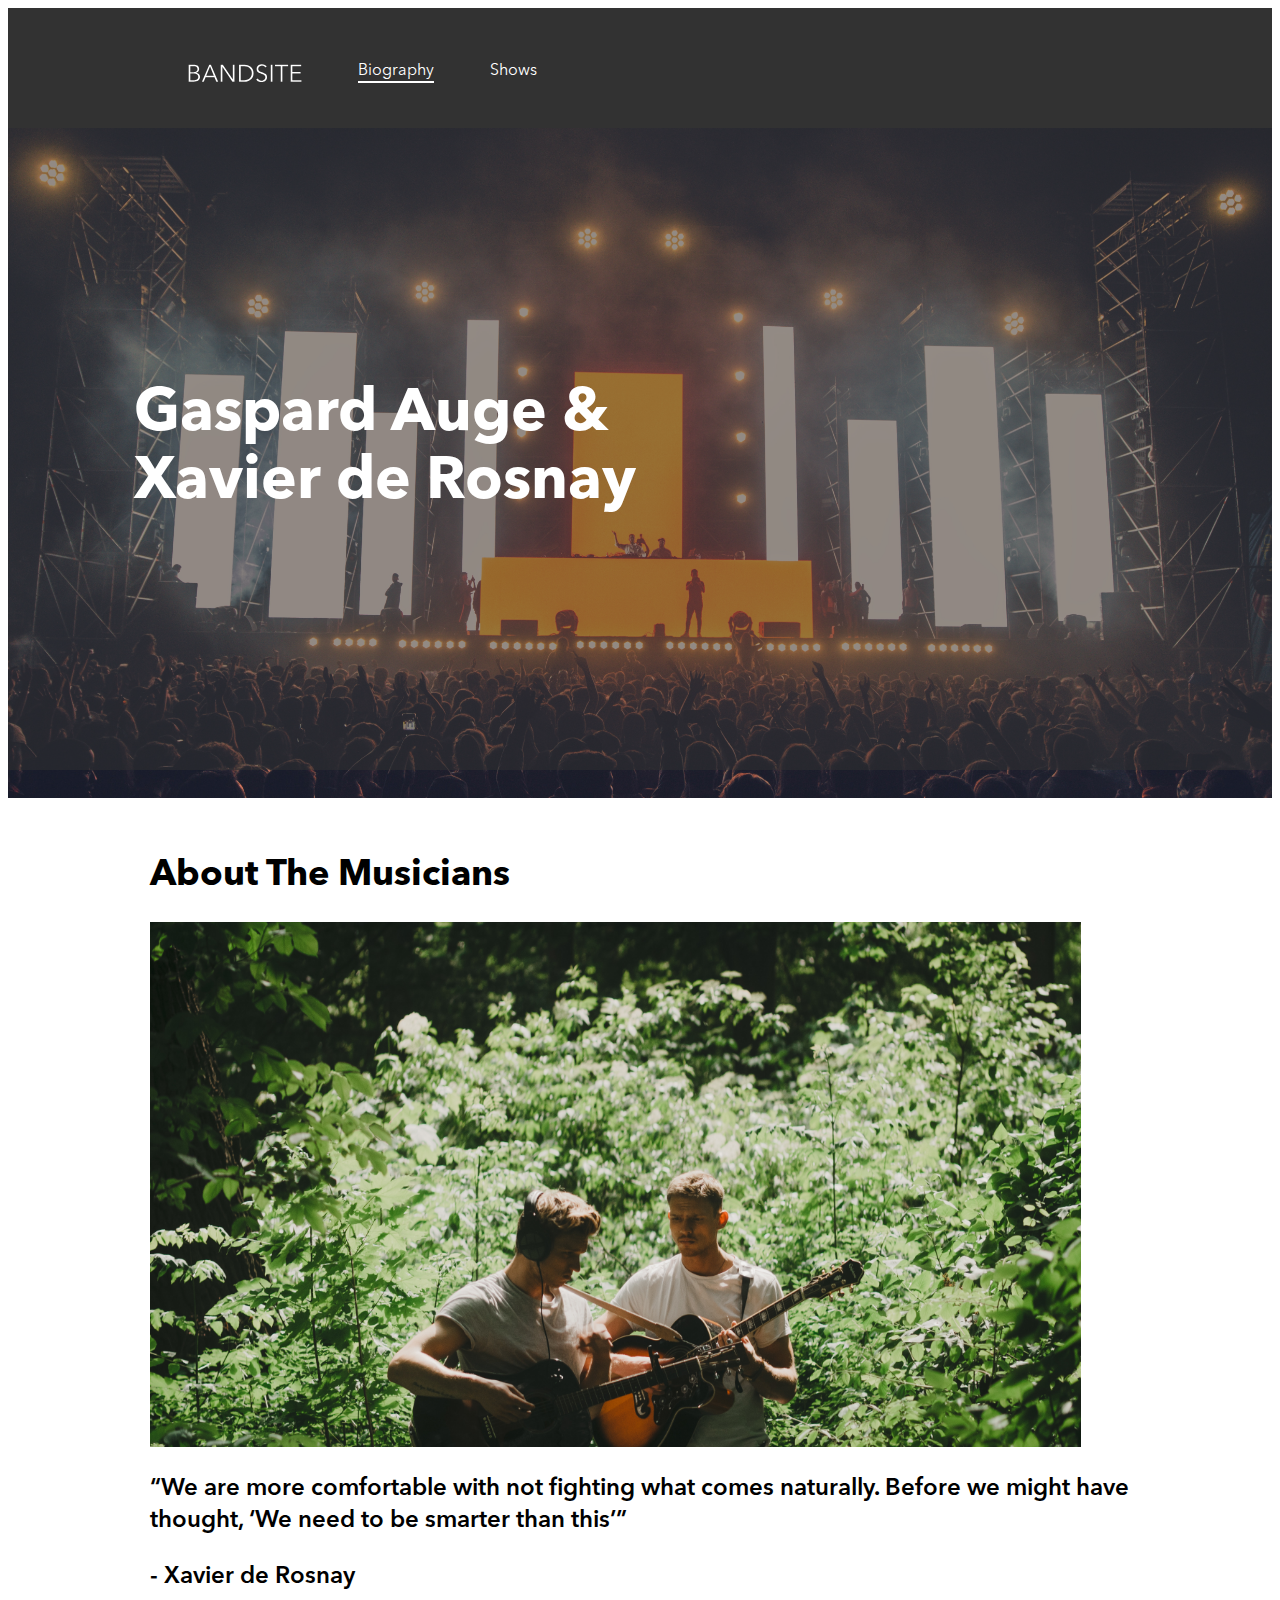
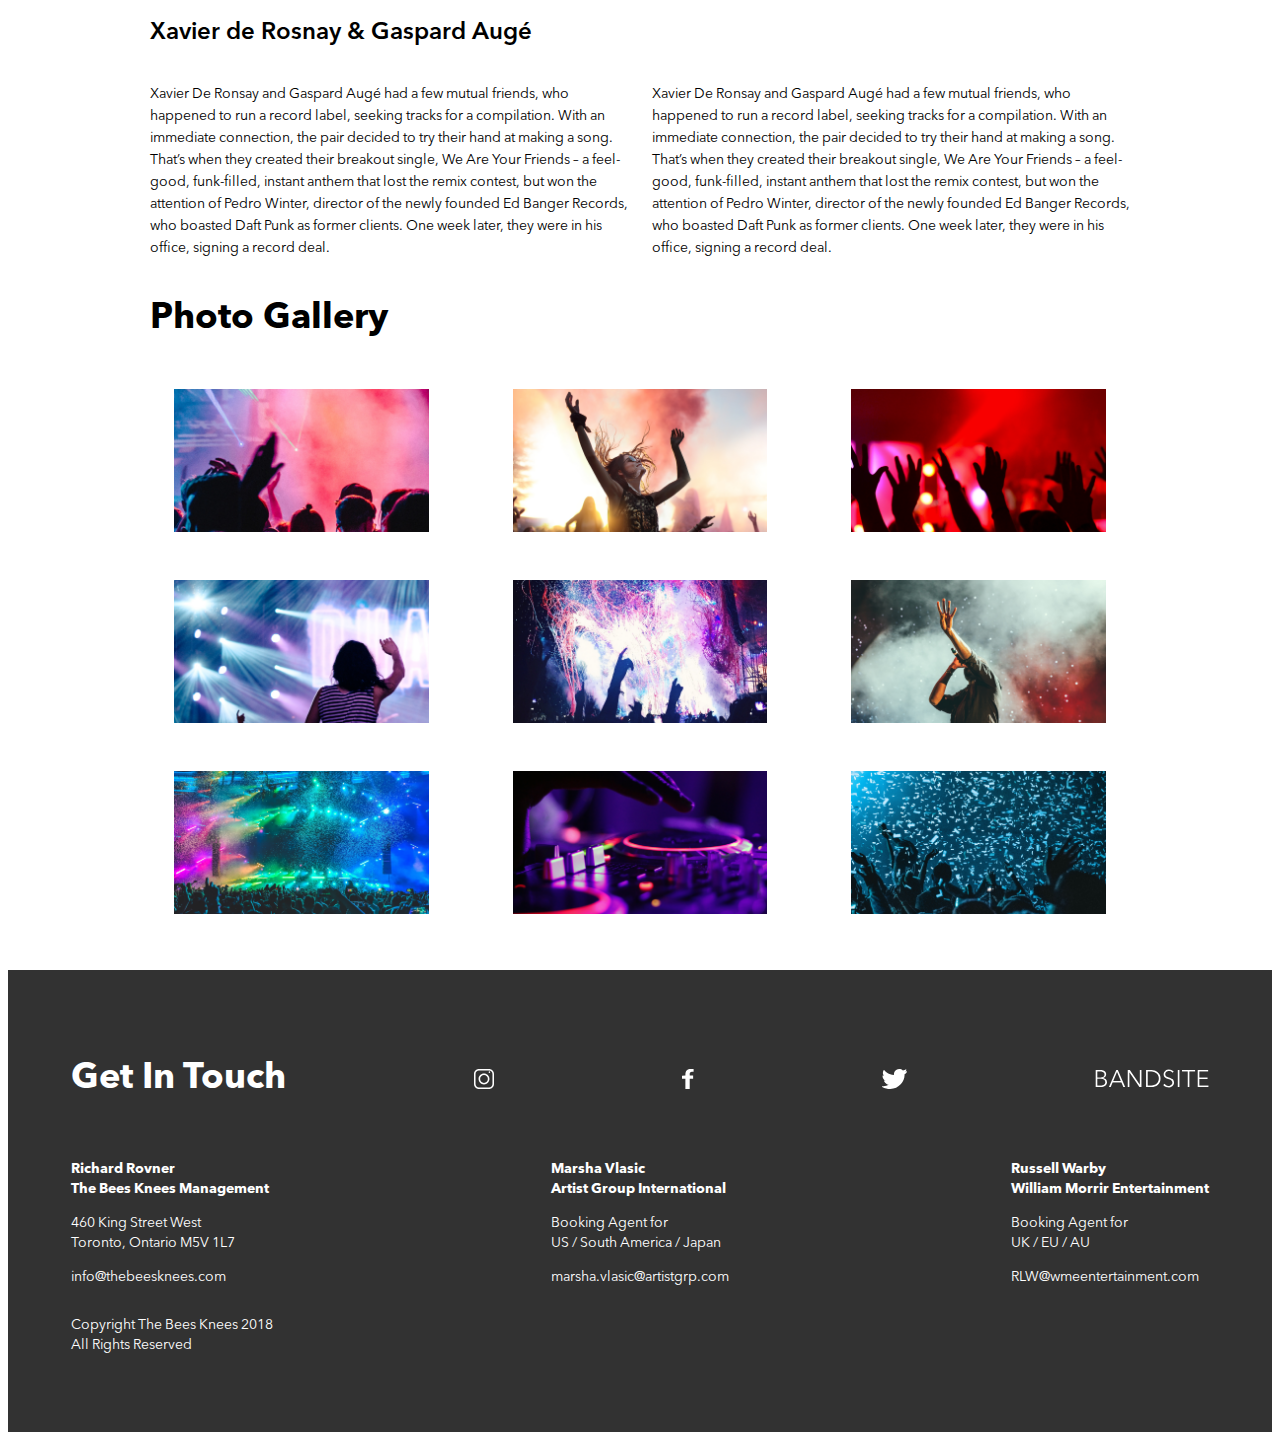
<file: sprint-1/index.html>
<!DOCTYPE html>
<html lang="en">
<head>
    <meta charset="UTF-8">
    <meta name="viewport" content="width=device-width, initial-scale=1.0">
    <meta http-equiv="X-UA-Compatible" content="ie=edge">
    <title>Bandsite</title>
    <link rel="stylesheet" type="text/css" href="./styles/main.css" />
</head>
<body>
    <div class="main">
        <nav class="main__nav-bar">
            <div class="main__logo-list-container">
                <div class="main__header-org">
                    <a class="main__logo-link" href="index.html">
                        <svg class="main__logo" width="114px" height="19px" viewBox="0 0 114 19" version="1.1" xmlns="http://www.w3.org/2000/svg" xmlns:xlink="http://www.w3.org/1999/xlink">
                            <!-- Generator: Sketch 52.6 (67491) - http://www.bohemiancoding.com/sketch -->
                            <title>BANDSITE</title>
                            <desc>Created with Sketch.</desc>
                            <defs>
                                <path d="M0.64,1.008 L5.704,1.008 C6.3440032,1.008 6.99199672,1.07599932 7.648,1.212 C8.30400328,1.34800068 8.8919974,1.57999836 9.412,1.908 C9.9320026,2.23600164 10.3559984,2.6799972 10.684,3.24 C11.0120016,3.8000028 11.176,4.50399576 11.176,5.352 C11.176,6.24800448 10.9040027,7.02799668 10.36,7.692 C9.81599728,8.35600332 9.08800456,8.79199896 8.176,9 L8.176,9.048 C9.28000552,9.17600064 10.1959964,9.60399636 10.924,10.332 C11.6520036,11.0600036 12.016,12.0479938 12.016,13.296 C12.016,14.0000035 11.8680015,14.6439971 11.572,15.228 C11.2759985,15.8120029 10.8560027,16.307998 10.312,16.716 C9.76799728,17.124002 9.10400392,17.4399989 8.32,17.664 C7.53599608,17.8880011 6.65600488,18 5.68,18 L0.64,18 L0.64,1.008 Z M2.368,8.448 L5.848,8.448 C6.26400208,8.448 6.68399788,8.40000048 7.108,8.304 C7.53200212,8.20799952 7.91999824,8.04400116 8.272,7.812 C8.62400176,7.57999884 8.90799892,7.27200192 9.124,6.888 C9.34000108,6.50399808 9.448,6.0320028 9.448,5.472 C9.448,4.92799728 9.34000108,4.46800188 9.124,4.092 C8.90799892,3.71599812 8.61600184,3.4080012 8.248,3.168 C7.87999816,2.9279988 7.44800248,2.75600052 6.952,2.652 C6.45599752,2.54799948 5.9280028,2.496 5.368,2.496 L2.368,2.496 L2.368,8.448 Z M2.368,16.512 L5.584,16.512 C6.20800312,16.512 6.80399716,16.4520006 7.372,16.332 C7.94000284,16.2119994 8.43599788,16.0200013 8.86,15.756 C9.28400212,15.4919987 9.62399872,15.1480021 9.88,14.724 C10.1360013,14.2999979 10.264,13.792003 10.264,13.2 C10.264,12.0799944 9.8840038,11.2440028 9.124,10.692 C8.3639962,10.1399972 7.28800696,9.864 5.896,9.864 L2.368,9.864 L2.368,16.512 Z M15.784,18 L13.888,18 L21.232,1.008 L22.912,1.008 L30.208,18 L28.288,18 L26.416,13.536 L17.632,13.536 L15.784,18 Z M18.28,11.952 L25.768,11.952 L22.024,2.928 L18.28,11.952 Z M44.752,15.48 L44.8,15.48 L44.8,1.008 L46.528,1.008 L46.528,18 L44.368,18 L34.48,3.384 L34.432,3.384 L34.432,18 L32.704,18 L32.704,1.008 L34.864,1.008 L44.752,15.48 Z M51.04,1.008 L56.68,1.008 C57.7360053,1.008 58.7959947,1.18399824 59.86,1.536 C60.9240053,1.88800176 61.8839957,2.41999644 62.74,3.132 C63.5960043,3.84400356 64.2879974,4.73199468 64.816,5.796 C65.3440026,6.86000532 65.608,8.09599296 65.608,9.504 C65.608,10.9280071 65.3440026,12.1679947 64.816,13.224 C64.2879974,14.2800053 63.5960043,15.1639964 62.74,15.876 C61.8839957,16.5880036 60.9240053,17.1199982 59.86,17.472 C58.7959947,17.8240018 57.7360053,18 56.68,18 L51.04,18 L51.04,1.008 Z M52.768,16.464 L56.2,16.464 C57.4800064,16.464 58.5959952,16.264002 59.548,15.864 C60.5000048,15.463998 61.2879969,14.9400032 61.912,14.292 C62.5360031,13.6439968 63.0039984,12.9040042 63.316,12.072 C63.6280016,11.2399958 63.784,10.3840044 63.784,9.504 C63.784,8.6239956 63.6280016,7.76800416 63.316,6.936 C63.0039984,6.10399584 62.5360031,5.36400324 61.912,4.716 C61.2879969,4.06799676 60.5000048,3.544002 59.548,3.144 C58.5959952,2.743998 57.4800064,2.544 56.2,2.544 L52.768,2.544 L52.768,16.464 Z M77.44,3.744 C77.0719982,3.23199744 76.6000029,2.82000156 76.024,2.508 C75.4479971,2.19599844 74.7520041,2.04 73.936,2.04 C73.5199979,2.04 73.0960022,2.10399936 72.664,2.232 C72.2319978,2.36000064 71.8400018,2.55599868 71.488,2.82 C71.1359982,3.08400132 70.8520011,3.415998 70.636,3.816 C70.4199989,4.216002 70.312,4.68799728 70.312,5.232 C70.312,5.77600272 70.415999,6.22399824 70.624,6.576 C70.832001,6.92800176 71.1079983,7.22799876 71.452,7.476 C71.7960017,7.72400124 72.1879978,7.9279992 72.628,8.088 C73.0680022,8.2480008 73.5279976,8.4079992 74.008,8.568 C74.600003,8.76000096 75.195997,8.96799888 75.796,9.192 C76.396003,9.41600112 76.9359976,9.7079982 77.416,10.068 C77.8960024,10.4280018 78.2879985,10.8839972 78.592,11.436 C78.8960015,11.9880028 79.048,12.6879958 79.048,13.536 C79.048,14.3840042 78.8840016,15.1159969 78.556,15.732 C78.2279984,16.3480031 77.8040026,16.855998 77.284,17.256 C76.7639974,17.656002 76.1720033,17.951999 75.508,18.144 C74.8439967,18.336001 74.1760034,18.432 73.504,18.432 C72.9919974,18.432 72.4800026,18.3800005 71.968,18.276 C71.4559974,18.1719995 70.9680023,18.016001 70.504,17.808 C70.0399977,17.599999 69.608002,17.3360016 69.208,17.016 C68.807998,16.6959984 68.4560015,16.3280021 68.152,15.912 L69.64,14.808 C70.0080018,15.416003 70.5239967,15.923998 71.188,16.332 C71.8520033,16.740002 72.6319955,16.944 73.528,16.944 C73.9600022,16.944 74.3999978,16.8760007 74.848,16.74 C75.2960022,16.6039993 75.6999982,16.3960014 76.06,16.116 C76.4200018,15.8359986 76.7159988,15.492002 76.948,15.084 C77.1800012,14.675998 77.296,14.2000027 77.296,13.656 C77.296,13.063997 77.1800012,12.572002 76.948,12.18 C76.7159988,11.787998 76.4080019,11.4600013 76.024,11.196 C75.6399981,10.9319987 75.2000025,10.7120009 74.704,10.536 C74.2079975,10.3599991 73.6880027,10.1840009 73.144,10.008 C72.5839972,9.83199912 72.0320027,9.63200112 71.488,9.408 C70.9439973,9.18399888 70.4560022,8.8920018 70.024,8.532 C69.5919978,8.1719982 69.2440013,7.72800264 68.98,7.2 C68.7159987,6.67199736 68.584,6.02400384 68.584,5.256 C68.584,4.43999592 68.7479984,3.73600296 69.076,3.144 C69.4040016,2.55199704 69.8319974,2.06400192 70.36,1.68 C70.8880026,1.29599808 71.4719968,1.01600088 72.112,0.84 C72.7520032,0.66399912 73.3839969,0.576 74.008,0.576 C75.1600058,0.576 76.1439959,0.77999796 76.96,1.188 C77.7760041,1.59600204 78.3919979,2.0799972 78.808,2.64 L77.44,3.744 Z M84.472,18 L82.744,18 L82.744,1.008 L84.472,1.008 L84.472,18 Z M94.432,18 L92.704,18 L92.704,2.544 L87.016,2.544 L87.016,1.008 L100.12,1.008 L100.12,2.544 L94.432,2.544 L94.432,18 Z M104.392,16.464 L113.488,16.464 L113.488,18 L102.664,18 L102.664,1.008 L113.2,1.008 L113.2,2.544 L104.392,2.544 L104.392,8.4 L112.624,8.4 L112.624,9.912 L104.392,9.912 L104.392,16.464 Z" id="path-1"></path>
                            </defs>
                            <g id="Page-1" stroke="none" stroke-width="1" fill="none" fill-rule="evenodd">
                                <g id="BANDSITE">
                                    <use fill="#000000" xlink:href="#path-1"></use>
                                    <use fill="#FFFFFF" xlink:href="#path-1"></use>
                                </g>
                            </g>
                        </svg>
                    </a>
                </div>
            
                <div class="main__nav-bar-list">
                    <p class="main__nav-bar-list-item main__bio-border">Biography</p>
                    <p class="main__nav-bar-list-item">Shows</p>
                </div>
            </div>
          
            <div class="main__hero">
                <h1 class="main__hero-title">Gaspard Auge &<br>Xavier de Rosnay</h1>
            </div>
        </nav>

        <div class="main__wrap">
            <section>
                <h1 class="main__info-title">About The Musicians</h1>
                <img class="main__bio-image" src="./assets/Images/about-the-musicians.jpg" alt="a photo of the two musicians">
                <h2 class="main__info-quote">“We are more comfortable with not
                    fighting what comes naturally. Before
                    we might have thought, ‘We need to
                    be smarter than this’”</h2>
                <h3 class="main__info-quote-person">- Xavier de Rosnay</h3>
                <h2 class="main__info-bio-title">Xavier de Rosnay & Gaspard Augé</h2>
                <div class="main__para-location">
                    <p class="main__info-bio-one main__para-size">Xavier De Ronsay and Gaspard Augé had a few
                        mutual friends, who happened to run a record label,
                        seeking tracks for a compilation. With an immediate
                        connection, the pair decided to try their hand at
                        making a song. That’s when they created their
                        breakout single, We Are Your Friends – a feel-good,
                        funk-filled, instant anthem that lost the remix
                        contest, but won the attention of Pedro Winter,
                        director of the newly founded Ed Banger Records,
                        who boasted Daft Punk as former clients. One week
                        later, they were in his office, signing a record deal.</p>
                    <p class="main__para-size"> Xavier De Ronsay and Gaspard Augé had a few
                        mutual friends, who happened to run a record label,
                        seeking tracks for a compilation. With an immediate
                        connection, the pair decided to try their hand at
                        making a song. That’s when they created their
                        breakout single, We Are Your Friends – a feel-good,
                        funk-filled, instant anthem that lost the remix
                        contest, but won the attention of Pedro Winter,
                        director of the newly founded Ed Banger Records,
                        who boasted Daft Punk as former clients. One week
                        later, they were in his office, signing a record deal.</p>
                </div>
            </section>

            <h1 class="main__gallery-title">Photo Gallery</h1>
            <section class="main__gallery">
                <img class="main__gallery-image" src="./assets/Images/Photo-gallery-1.jpg" alt="heads and hands of a group of people are visible dancing at a concert">
                <img class="main__gallery-image" src="./assets/Images/Photo-gallery-2.jpg" alt="a girl is dancing to the music at a concert">
                <img class="main__gallery-image" src="./assets/Images/Photo-gallery-3.jpg" alt="hands of a group of people are visible at a concert">
                <img class="main__gallery-image" src="./assets/Images/Photo-gallery-4.jpg" alt="the back of a girl dancing at a concert is visible at a concert">
                <img class="main__gallery-image" src="./assets/Images/Photo-gallery-5.jpg" alt="confetti is about to fall on the concert ground">
                <img class="main__gallery-image" src="./assets/Images/Photo-gallery-6.jpg" alt="the singer is making a four sign with his left hand while singing on stage">
                <img class="main__gallery-image" src="./assets/Images/Photo-gallery-7.jpg" alt="confetti falling on the concert crowd">
                <img class="main__gallery-image" src="./assets/Images/Photo-gallery-8.jpg" alt="a DJ set in a dim light setting">
                <img class="main__gallery-image" src="./assets/Images/Photo-gallery-9.jpg" alt="confetti falling on a concert ground">
            </section>
        </div>

        <footer class="main__footer">
            <div class="main__footer-first-section">
                <h1 class="main__footer-header">Get In Touch</h1>
                <svg class="main__footer-icon-padding" width="20px" height="20px" viewBox="0 0 20 20" version="1.1" xmlns="http://www.w3.org/2000/svg" xmlns:xlink="http://www.w3.org/1999/xlink">
                    <!-- Generator: Sketch 52.5 (67469) - http://www.bohemiancoding.com/sketch -->
                    <title>Icon-Instagram</title>
                    <desc>Created with Sketch.</desc>
                    <g id="BandSite" stroke="none" stroke-width="1" fill="none" fill-rule="evenodd">
                        <g id="Icon/Instagram" fill="#FFFFFF" fill-rule="nonzero">
                            <path d="M15,0 C17.7569111,0 20,2.24308892 20,5 L20,15 C20,17.7569111 17.7569111,20 15,20 L5,20 C2.24308892,20 0,17.7569111 0,15 L0,5 C0,2.24308892 2.24308892,0 5,0 L15,0 Z M18.4615385,15 L18.4615385,5 C18.4615385,3.09119592 16.9088041,1.53846154 15,1.53846154 L5,1.53846154 C3.09119592,1.53846154 1.53846154,3.09119592 1.53846154,5 L1.53846154,15 C1.53846154,16.9088041 3.09119592,18.4615385 5,18.4615385 L15,18.4615385 C16.9088041,18.4615385 18.4615385,16.9088041 18.4615385,15 Z M9.99981109,4.56692913 C12.9958302,4.56692913 15.4330709,7.00408514 15.4330709,10 C15.4330709,12.9959149 12.9958302,15.4330709 9.99981109,15.4330709 C7.00416981,15.4330709 4.56692913,12.9959149 4.56692913,10 C4.56692913,7.00408507 7.00416988,4.56692913 9.99981109,4.56692913 Z M9.99981109,13.8856223 C12.1423614,13.8856223 13.8855685,12.1424758 13.8855685,10 C13.8855685,7.85752416 12.1423614,6.11437772 9.99981109,6.11437772 C7.85726075,6.11437772 6.11443153,7.85752416 6.11443153,10 C6.11443153,12.1424758 7.85726075,13.8856223 9.99981109,13.8856223 Z M15.4330709,2.36220472 C15.8671413,2.36220472 16.2204724,2.71553583 16.2204724,3.1496063 C16.2204724,3.58367677 15.8671413,3.93700787 15.4330709,3.93700787 C14.9990004,3.93700787 14.6456693,3.58367677 14.6456693,3.1496063 C14.6456693,2.71553583 14.9990004,2.36220472 15.4330709,2.36220472 Z" id="Combined-Shape"></path>
                        </g>
                    </g>
                </svg>
                <svg class="main__footer-icon-padding" width="12px" height="20px" viewBox="0 0 12 20" version="1.1" xmlns="http://www.w3.org/2000/svg" xmlns:xlink="http://www.w3.org/1999/xlink">
                    <!-- Generator: Sketch 52.5 (67469) - http://www.bohemiancoding.com/sketch -->
                    <title>Icon-Facebook</title>
                    <desc>Created with Sketch.</desc>
                    <g id="BandSite" stroke="none" stroke-width="1" fill="none" fill-rule="evenodd">
                        <g id="Icon/Facebook" fill="#FFFFFF">
                            <path d="M9.99196483,2.86268774 L11.6001667,2.86268774 L11.6001667,0.00360752208 L8.31894343,0.00360752208 C8.31894343,0.00360752208 4.62941896,-0.243536863 3.68344495,3.35338292 C3.68344495,3.35338292 3.34080887,4.29669843 3.38786086,6.62101929 L1.97175609e-13,6.63107276 L1.97175609e-13,9.67167169 L3.38786086,9.66144709 L3.38786086,19.9390514 L7.70642202,19.9390514 L7.70642202,9.67167169 L11.1314985,9.67167169 L11.1314985,6.62101929 L7.70642202,6.62101929 L7.70642202,4.96412089 C7.70642202,3.88981073 8.2886315,2.86268774 9.99196483,2.86268774 Z" id="Path"></path>
                        </g>
                    </g>
                </svg>
                <svg class="main__footer-icon-padding" width="25px" height="20px" viewBox="0 0 25 20" version="1.1" xmlns="http://www.w3.org/2000/svg" xmlns:xlink="http://www.w3.org/1999/xlink">
                    <!-- Generator: Sketch 52.5 (67469) - http://www.bohemiancoding.com/sketch -->
                    <title>Icon-Twitter</title>
                    <desc>Created with Sketch.</desc>
                    <g id="BandSite" stroke="none" stroke-width="1" fill="none" fill-rule="evenodd">
                        <g id="Icon/Twitter" fill="#FFFFFF">
                            <path d="M24.8934106,2.42838542 C24.7684921,2.28841142 24.563007,2.25056967 24.3961776,2.33439125 C24.2000512,2.43286133 23.7667016,2.5720215 23.2926619,2.69287108 C23.7732121,2.1402995 24.1748234,1.47176108 24.3351424,0.881347667 C24.3811222,0.712890667 24.3168318,0.533854167 24.1748234,0.43294275 C24.0320011,0.3312175 23.8419783,0.32999675 23.6983423,0.428059917 C23.3777043,0.646972667 21.8697291,1.28743492 20.9354842,1.47298183 C19.7741886,0.455729167 18.6230656,0 17.2286157,0 C16.1959009,0 15.2368351,0.284016917 14.1194849,0.920817083 C12.1277043,2.056071 11.8261906,4.55322267 11.9979029,6.0176595 C6.49090414,5.55867517 3.40537355,2.4898275 2.31487897,1.16048175 C2.22902289,1.05631508 2.0975938,0.997721333 1.96331647,1.0095215 C1.82863222,1.01888025 1.70656189,1.09293617 1.63657497,1.20849608 C0.909849719,2.40356442 0.709654385,3.74430342 1.0575548,5.08504233 C1.2756538,5.92569992 1.6845893,6.66625975 2.14398055,7.24446617 C1.81032172,7.06990558 1.48195255,6.84814458 1.2011908,6.62475592 C1.07627222,6.52506517 0.904559969,6.5071615 0.760923802,6.57592775 C0.616880802,6.64550783 0.525328135,6.79117842 0.525328135,6.9510905 C0.525328135,9.37622075 2.15984964,11.0306803 3.56935464,11.8481445 C3.25807555,11.7940267 2.93540305,11.7069498 2.63755147,11.6182454 C2.48048764,11.5714518 2.31040305,11.6210938 2.20338805,11.7447917 C2.09596614,11.8684896 2.07155214,12.0438639 2.14031839,12.1927897 C3.00335547,14.054362 4.74814697,15.4248047 6.67929947,15.8369955 C5.01100522,16.8786622 2.64446872,17.3986817 0.463072219,17.1512858 C0.268573552,17.1313477 0.0797714686,17.2501627 0.0195500519,17.4397787 C-0.0406713648,17.6293946 0.0419296352,17.8352865 0.216490135,17.9309082 C2.75595972,19.3233236 5.39308514,20 8.27923422,20 C8.2849308,20 8.29144122,20 8.2975448,20 C12.3628931,19.9963379 16.1458521,18.2584635 18.9489934,15.107015 C21.4909042,12.2497559 22.8145533,8.62833658 22.5215846,5.36783858 C23.2084336,4.88240567 24.2781764,3.94368492 24.9328801,2.93334967 C25.0354191,2.775472 25.0191431,2.56876625 24.8934106,2.42838542 Z" id="Path"></path>
                        </g>
                    </g>
                </svg>
                <svg class="main__footer-logo" width="114px" height="19px" viewBox="0 0 114 19" version="1.1" xmlns="http://www.w3.org/2000/svg" xmlns:xlink="http://www.w3.org/1999/xlink">
                    <!-- Generator: Sketch 52.6 (67491) - http://www.bohemiancoding.com/sketch -->
                    <title>BANDSITE</title>
                    <desc>Created with Sketch.</desc>
                    <defs>
                        <path d="M0.64,1.008 L5.704,1.008 C6.3440032,1.008 6.99199672,1.07599932 7.648,1.212 C8.30400328,1.34800068 8.8919974,1.57999836 9.412,1.908 C9.9320026,2.23600164 10.3559984,2.6799972 10.684,3.24 C11.0120016,3.8000028 11.176,4.50399576 11.176,5.352 C11.176,6.24800448 10.9040027,7.02799668 10.36,7.692 C9.81599728,8.35600332 9.08800456,8.79199896 8.176,9 L8.176,9.048 C9.28000552,9.17600064 10.1959964,9.60399636 10.924,10.332 C11.6520036,11.0600036 12.016,12.0479938 12.016,13.296 C12.016,14.0000035 11.8680015,14.6439971 11.572,15.228 C11.2759985,15.8120029 10.8560027,16.307998 10.312,16.716 C9.76799728,17.124002 9.10400392,17.4399989 8.32,17.664 C7.53599608,17.8880011 6.65600488,18 5.68,18 L0.64,18 L0.64,1.008 Z M2.368,8.448 L5.848,8.448 C6.26400208,8.448 6.68399788,8.40000048 7.108,8.304 C7.53200212,8.20799952 7.91999824,8.04400116 8.272,7.812 C8.62400176,7.57999884 8.90799892,7.27200192 9.124,6.888 C9.34000108,6.50399808 9.448,6.0320028 9.448,5.472 C9.448,4.92799728 9.34000108,4.46800188 9.124,4.092 C8.90799892,3.71599812 8.61600184,3.4080012 8.248,3.168 C7.87999816,2.9279988 7.44800248,2.75600052 6.952,2.652 C6.45599752,2.54799948 5.9280028,2.496 5.368,2.496 L2.368,2.496 L2.368,8.448 Z M2.368,16.512 L5.584,16.512 C6.20800312,16.512 6.80399716,16.4520006 7.372,16.332 C7.94000284,16.2119994 8.43599788,16.0200013 8.86,15.756 C9.28400212,15.4919987 9.62399872,15.1480021 9.88,14.724 C10.1360013,14.2999979 10.264,13.792003 10.264,13.2 C10.264,12.0799944 9.8840038,11.2440028 9.124,10.692 C8.3639962,10.1399972 7.28800696,9.864 5.896,9.864 L2.368,9.864 L2.368,16.512 Z M15.784,18 L13.888,18 L21.232,1.008 L22.912,1.008 L30.208,18 L28.288,18 L26.416,13.536 L17.632,13.536 L15.784,18 Z M18.28,11.952 L25.768,11.952 L22.024,2.928 L18.28,11.952 Z M44.752,15.48 L44.8,15.48 L44.8,1.008 L46.528,1.008 L46.528,18 L44.368,18 L34.48,3.384 L34.432,3.384 L34.432,18 L32.704,18 L32.704,1.008 L34.864,1.008 L44.752,15.48 Z M51.04,1.008 L56.68,1.008 C57.7360053,1.008 58.7959947,1.18399824 59.86,1.536 C60.9240053,1.88800176 61.8839957,2.41999644 62.74,3.132 C63.5960043,3.84400356 64.2879974,4.73199468 64.816,5.796 C65.3440026,6.86000532 65.608,8.09599296 65.608,9.504 C65.608,10.9280071 65.3440026,12.1679947 64.816,13.224 C64.2879974,14.2800053 63.5960043,15.1639964 62.74,15.876 C61.8839957,16.5880036 60.9240053,17.1199982 59.86,17.472 C58.7959947,17.8240018 57.7360053,18 56.68,18 L51.04,18 L51.04,1.008 Z M52.768,16.464 L56.2,16.464 C57.4800064,16.464 58.5959952,16.264002 59.548,15.864 C60.5000048,15.463998 61.2879969,14.9400032 61.912,14.292 C62.5360031,13.6439968 63.0039984,12.9040042 63.316,12.072 C63.6280016,11.2399958 63.784,10.3840044 63.784,9.504 C63.784,8.6239956 63.6280016,7.76800416 63.316,6.936 C63.0039984,6.10399584 62.5360031,5.36400324 61.912,4.716 C61.2879969,4.06799676 60.5000048,3.544002 59.548,3.144 C58.5959952,2.743998 57.4800064,2.544 56.2,2.544 L52.768,2.544 L52.768,16.464 Z M77.44,3.744 C77.0719982,3.23199744 76.6000029,2.82000156 76.024,2.508 C75.4479971,2.19599844 74.7520041,2.04 73.936,2.04 C73.5199979,2.04 73.0960022,2.10399936 72.664,2.232 C72.2319978,2.36000064 71.8400018,2.55599868 71.488,2.82 C71.1359982,3.08400132 70.8520011,3.415998 70.636,3.816 C70.4199989,4.216002 70.312,4.68799728 70.312,5.232 C70.312,5.77600272 70.415999,6.22399824 70.624,6.576 C70.832001,6.92800176 71.1079983,7.22799876 71.452,7.476 C71.7960017,7.72400124 72.1879978,7.9279992 72.628,8.088 C73.0680022,8.2480008 73.5279976,8.4079992 74.008,8.568 C74.600003,8.76000096 75.195997,8.96799888 75.796,9.192 C76.396003,9.41600112 76.9359976,9.7079982 77.416,10.068 C77.8960024,10.4280018 78.2879985,10.8839972 78.592,11.436 C78.8960015,11.9880028 79.048,12.6879958 79.048,13.536 C79.048,14.3840042 78.8840016,15.1159969 78.556,15.732 C78.2279984,16.3480031 77.8040026,16.855998 77.284,17.256 C76.7639974,17.656002 76.1720033,17.951999 75.508,18.144 C74.8439967,18.336001 74.1760034,18.432 73.504,18.432 C72.9919974,18.432 72.4800026,18.3800005 71.968,18.276 C71.4559974,18.1719995 70.9680023,18.016001 70.504,17.808 C70.0399977,17.599999 69.608002,17.3360016 69.208,17.016 C68.807998,16.6959984 68.4560015,16.3280021 68.152,15.912 L69.64,14.808 C70.0080018,15.416003 70.5239967,15.923998 71.188,16.332 C71.8520033,16.740002 72.6319955,16.944 73.528,16.944 C73.9600022,16.944 74.3999978,16.8760007 74.848,16.74 C75.2960022,16.6039993 75.6999982,16.3960014 76.06,16.116 C76.4200018,15.8359986 76.7159988,15.492002 76.948,15.084 C77.1800012,14.675998 77.296,14.2000027 77.296,13.656 C77.296,13.063997 77.1800012,12.572002 76.948,12.18 C76.7159988,11.787998 76.4080019,11.4600013 76.024,11.196 C75.6399981,10.9319987 75.2000025,10.7120009 74.704,10.536 C74.2079975,10.3599991 73.6880027,10.1840009 73.144,10.008 C72.5839972,9.83199912 72.0320027,9.63200112 71.488,9.408 C70.9439973,9.18399888 70.4560022,8.8920018 70.024,8.532 C69.5919978,8.1719982 69.2440013,7.72800264 68.98,7.2 C68.7159987,6.67199736 68.584,6.02400384 68.584,5.256 C68.584,4.43999592 68.7479984,3.73600296 69.076,3.144 C69.4040016,2.55199704 69.8319974,2.06400192 70.36,1.68 C70.8880026,1.29599808 71.4719968,1.01600088 72.112,0.84 C72.7520032,0.66399912 73.3839969,0.576 74.008,0.576 C75.1600058,0.576 76.1439959,0.77999796 76.96,1.188 C77.7760041,1.59600204 78.3919979,2.0799972 78.808,2.64 L77.44,3.744 Z M84.472,18 L82.744,18 L82.744,1.008 L84.472,1.008 L84.472,18 Z M94.432,18 L92.704,18 L92.704,2.544 L87.016,2.544 L87.016,1.008 L100.12,1.008 L100.12,2.544 L94.432,2.544 L94.432,18 Z M104.392,16.464 L113.488,16.464 L113.488,18 L102.664,18 L102.664,1.008 L113.2,1.008 L113.2,2.544 L104.392,2.544 L104.392,8.4 L112.624,8.4 L112.624,9.912 L104.392,9.912 L104.392,16.464 Z" id="path-1"></path>
                    </defs>
                    <g id="Page-1" stroke="none" stroke-width="1" fill="none" fill-rule="evenodd">
                        <g id="BANDSITE">
                            <use fill="#000000" xlink:href="#path-1"></use>
                            <use fill="#FFFFFF" xlink:href="#path-1"></use>
                        </g>
                    </g>
                </svg>
            </div>
               
            <div class="main__footer-info-holder">
                <div class="main__footer-second-section">
                    <div>
                        <p class="main__footer-contact-names">Richard Rovner<br>The Bees Knees Management</p>
                        <p>460 King Street West<br>Toronto, Ontario M5V 1L7</p>
                        <p>info@thebeesknees.com</p>
                    </div>
                    <div>
                        <p class="main__footer-contact-names">Marsha Vlasic<br>Artist Group International</p>
                        <p>Booking Agent for<br>US / South America / Japan</p>
                        <p>marsha.vlasic@artistgrp.com</p>
                    </div>
                    <div>
                        <p class="main__footer-contact-names">Russell Warby<br>William Morrir Entertainment</p>
                        <p>Booking Agent for<br>UK / EU / AU</p>
                        <p>RLW@wmeentertainment.com</p>
                    </div>
                </div>
                        <p>Copyright The Bees Knees 2018<br>All Rights Reserved</p>
            </div>
        </footer>
    </div>
</body>
</html>
</file>
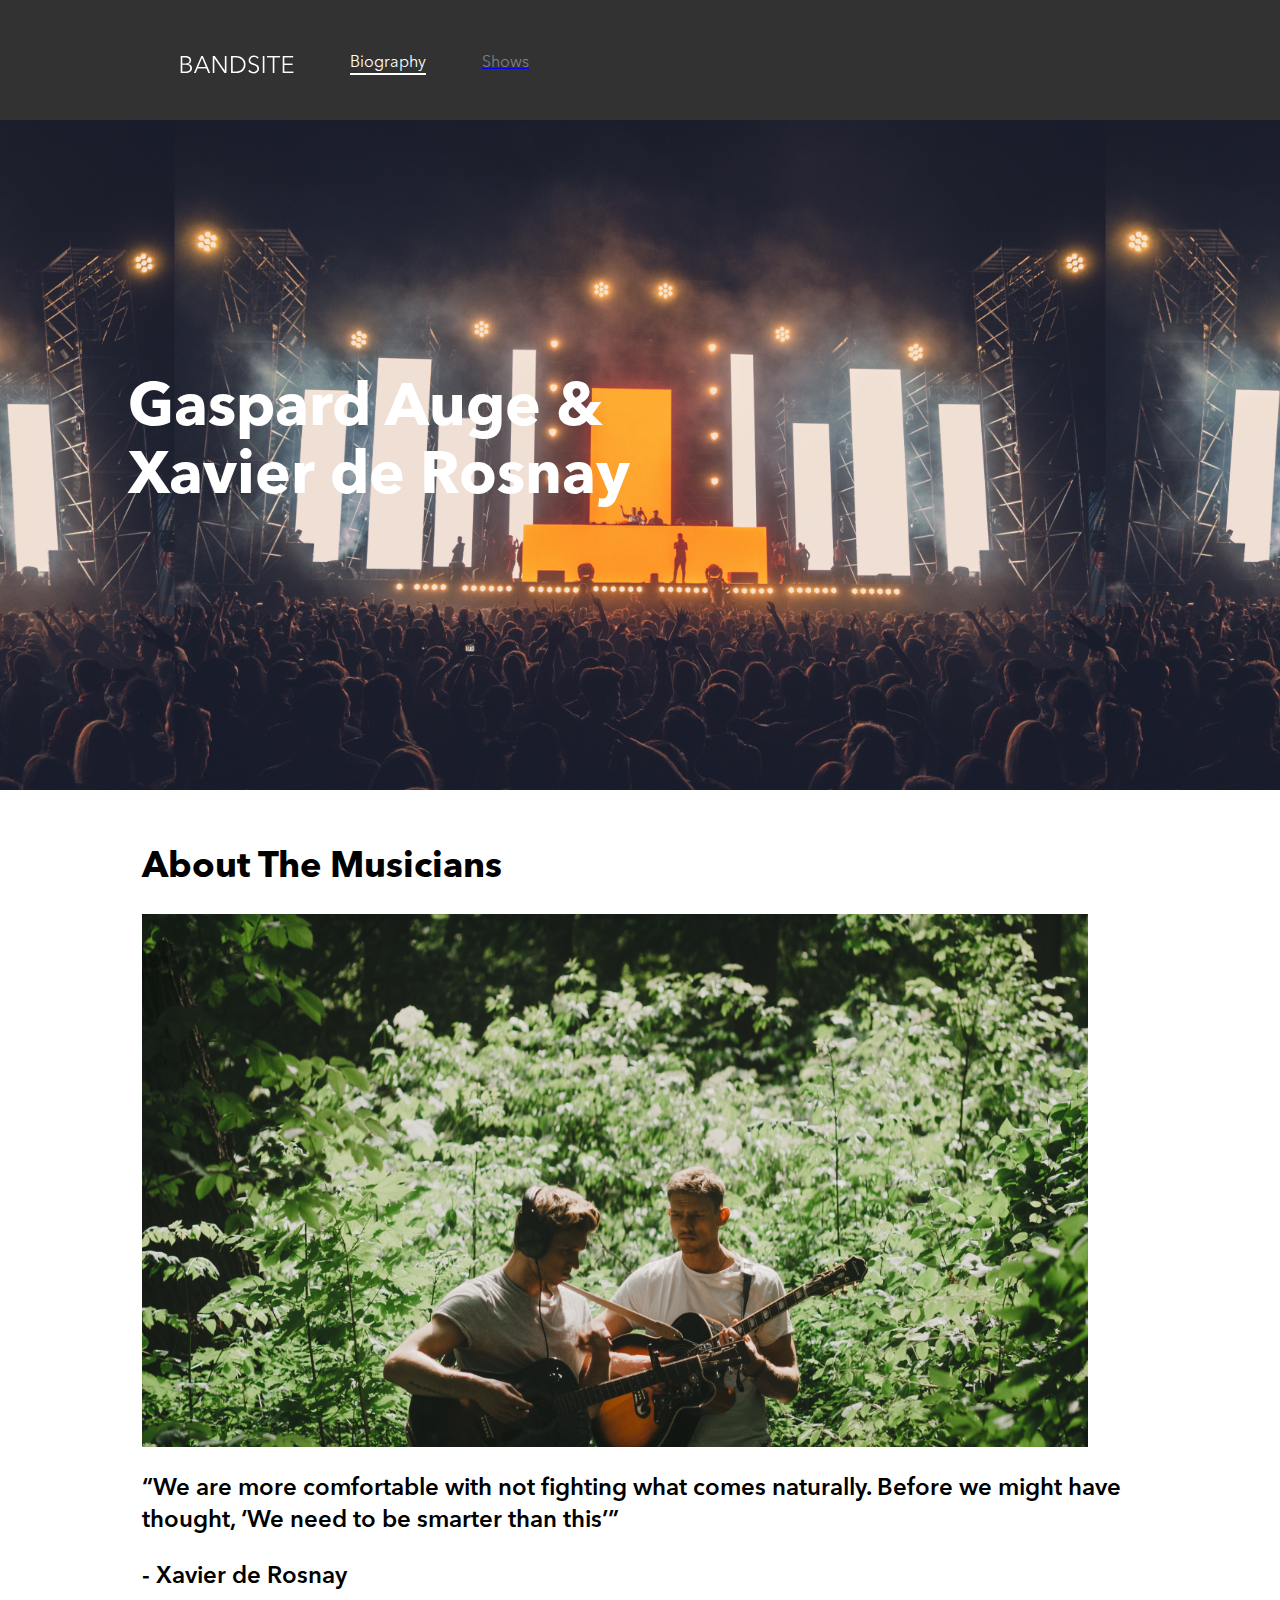
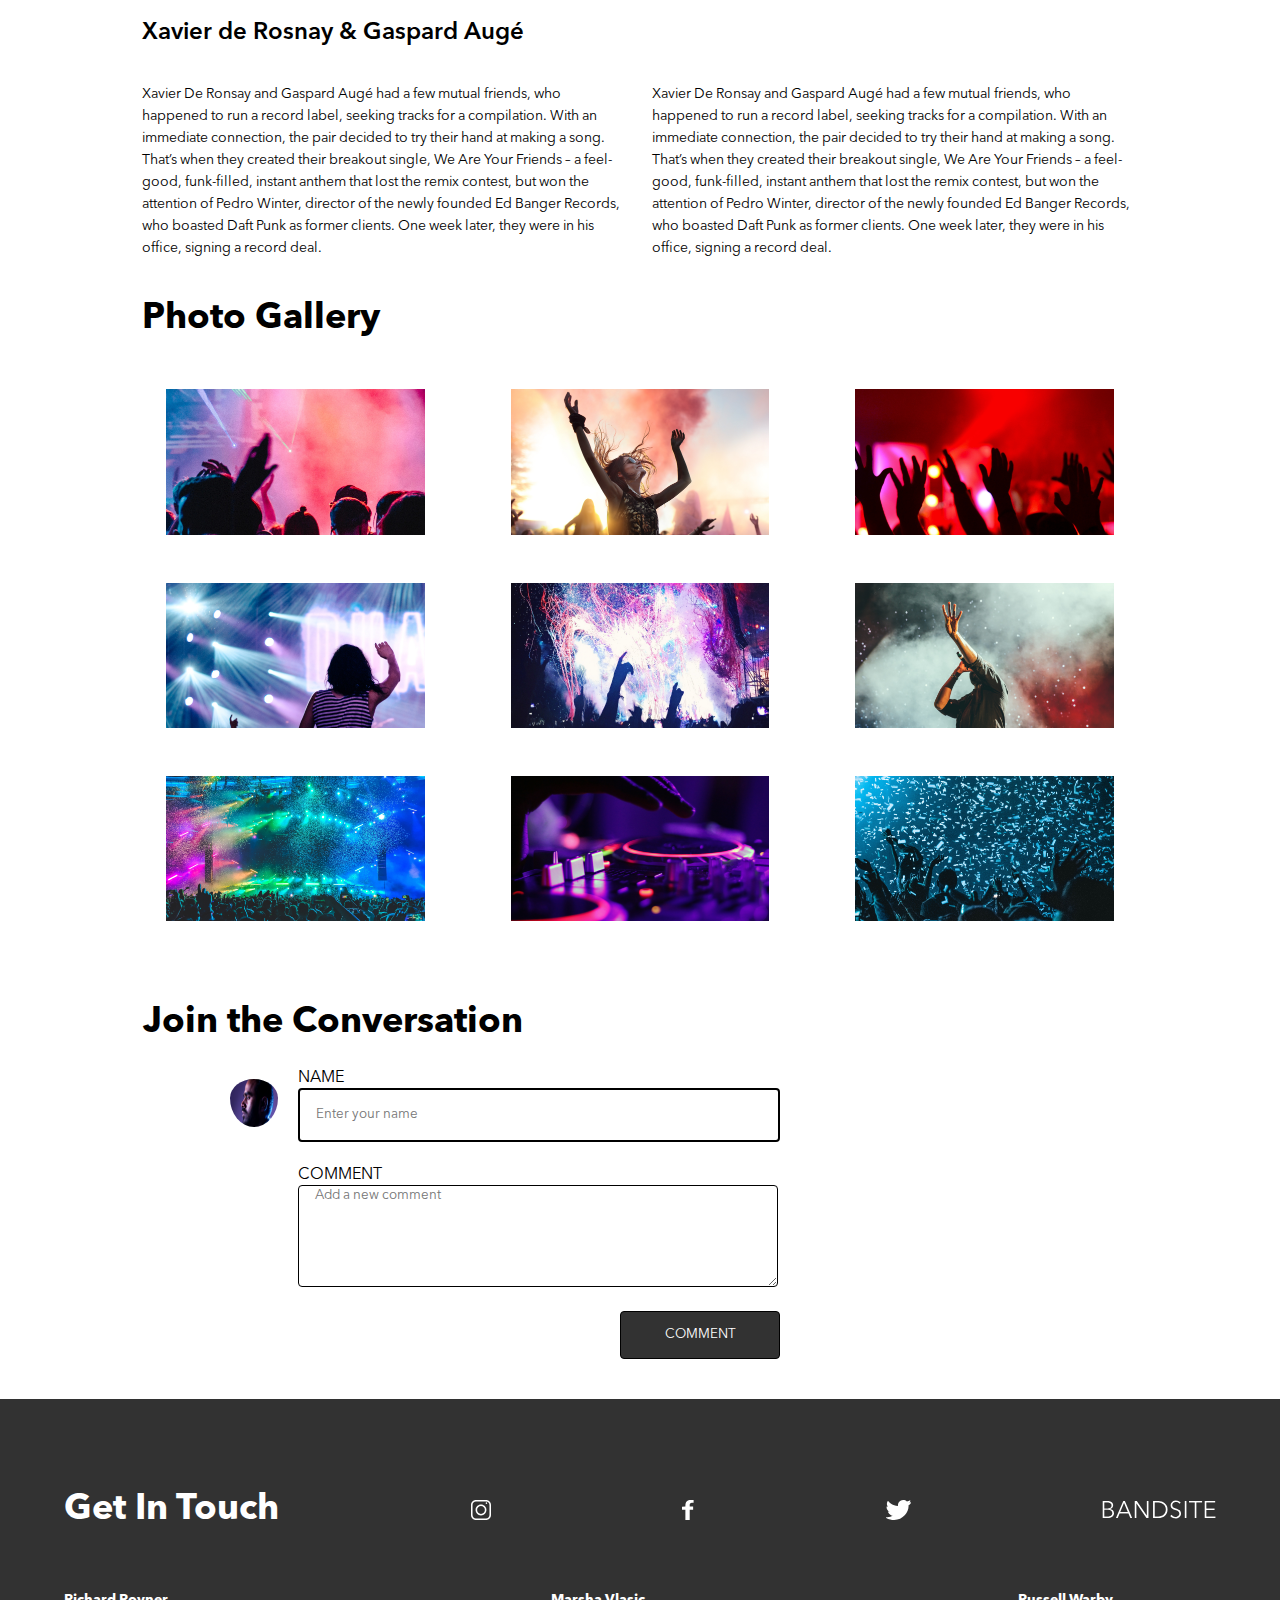
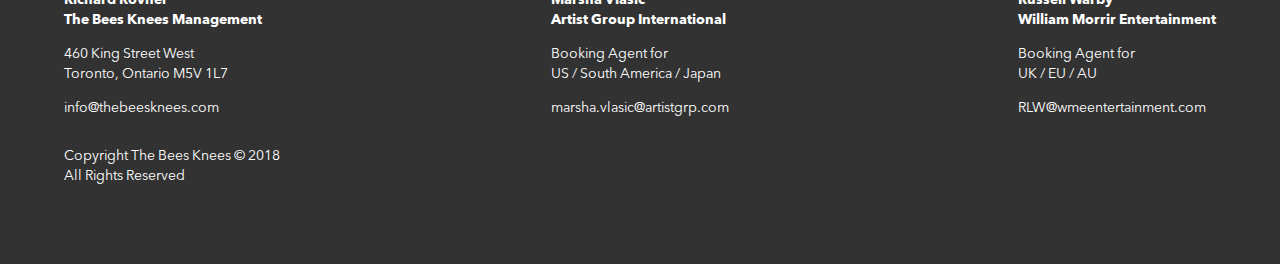
<file: sprint-2/index.html>
<!DOCTYPE html>
<html lang="en">
<head>
    <meta charset="UTF-8">
    <meta name="viewport" content="width=device-width, initial-scale=1.0">
    <meta http-equiv="X-UA-Compatible" content="ie=edge">
    <title>Bandsite-Bio</title>
    <link rel="stylesheet" type="text/css" href="./styles/main.css" />
</head>
<body>
    <div class="main">
        <nav class="main__nav-bar">
            <div class="main__logo-list-container">
                <div class="main__header-org">
                    <a class="main__logo-link" href="index.html">
                        <img class="main__logo" src="./assets/Logo/Logo-bandsite.svg" alt="logo bandsite">
                    </a>
                </div>
            
                <div class="main__nav-bar-list">
                    <p class="main__nav-bar-list-item main__bio-border">Biography</p>
                    <a href="./second-page/shows.html">
                        <p class="main__nav-bar-list-item main__nav-bar-item-opacity">Shows</p>
                    </a>
                </div>
            </div>
          
            <div class="main__hero">
                <h1 class="main__hero-title">Gaspard Auge &<br>Xavier de Rosnay</h1>
            </div>
        </nav>

        <div class="main__wrap">
            <section class="main__info">
                <h1 class="main__info-title">About The Musicians</h1>
                <img class="main__bio-image" src="./assets/Images/about-the-musicians.jpg" alt="a photo of the two musicians">
                <h2 class="main__info-quote">“We are more comfortable with not
                    fighting what comes naturally. Before
                    we might have thought, ‘We need to
                    be smarter than this’”</h2>
                 <h3 class="main__info-quote-person">- Xavier de Rosnay</h3>
                 <h2 class="main__info-bio-title">Xavier de Rosnay & Gaspard Augé</h2>
                <div class="main__para-location">
                    <p class="main__info-bio-one main__para-size">Xavier De Ronsay and Gaspard Augé had a few
                        mutual friends, who happened to run a record label,
                        seeking tracks for a compilation. With an immediate
                        connection, the pair decided to try their hand at
                        making a song. That’s when they created their
                        breakout single, We Are Your Friends – a feel-good,
                        funk-filled, instant anthem that lost the remix
                        contest, but won the attention of Pedro Winter,
                        director of the newly founded Ed Banger Records,
                        who boasted Daft Punk as former clients. One week
                        later, they were in his office, signing a record deal.</p>
                    <p class="main__para-size"> Xavier De Ronsay and Gaspard Augé had a few
                        mutual friends, who happened to run a record label,
                        seeking tracks for a compilation. With an immediate
                        connection, the pair decided to try their hand at
                        making a song. That’s when they created their
                        breakout single, We Are Your Friends – a feel-good,
                        funk-filled, instant anthem that lost the remix
                        contest, but won the attention of Pedro Winter,
                        director of the newly founded Ed Banger Records,
                        who boasted Daft Punk as former clients. One week
                        later, they were in his office, signing a record deal.</p>
                </div>
            </section>

            <h1 class="main__gallery-title">Photo Gallery</h1>
            <section class="main__gallery">
                <img class="main__gallery-image" src="./assets/Images/Photo-gallery-1.jpg" alt="heads and hands of a group of people are visible dancing at a concert">
                <img class="main__gallery-image" src="./assets/Images/Photo-gallery-2.jpg" alt="a girl is dancing to the music at a concert">
                <img class="main__gallery-image" src="./assets/Images/Photo-gallery-3.jpg" alt="hands of a group of people are visible at a concert">
                <img class="main__gallery-image" src="./assets/Images/Photo-gallery-4.jpg" alt="the back of a girl dancing at a concert is visible at a concert">
                <img class="main__gallery-image" src="./assets/Images/Photo-gallery-5.jpg" alt="confetti is about to fall on the concert ground">
                <img class="main__gallery-image" src="./assets/Images/Photo-gallery-6.jpg" alt="the singer is making a four sign with his left hand while singing on stage">
                <img class="main__gallery-image" src="./assets/Images/Photo-gallery-7.jpg" alt="confetti falling on the concert crowd">
                <img class="main__gallery-image" src="./assets/Images/Photo-gallery-8.jpg" alt="a DJ set in a dim light setting">
                <img class="main__gallery-image" src="./assets/Images/Photo-gallery-9.jpg" alt="confetti falling on a concert ground">
            </section>
        </div>
<!-- The form section -->
        <section class="main__form-wrap">    
            <h1 class="main__comment-title">Join the Conversation</h1>
            <form class="main__form" name="Join the Conversation">
                <img class="main__form-image" src="./assets/Images/Mohan-muruge.jpg" alt="commentator image">
                <div class="main__name-comment-holder">
                    <label class="main__form-name-label" for="name">NAME</label>
                    <input class="main__form-name" type="text" value="" placeholder="Enter your name" name="name" />
                    <label class="main__form-comment-label" for="comment">COMMENT</label>
                    <!-- instead of an input for comment, maybe create a textarea -->
                    <textarea class="main__form-comment" type="text" value="" placeholder="Add a new comment" name="comment"></textarea>
                    <button class="main__form-button" type="submit">COMMENT</button>
                </div>
            </form>
        </section>

        <section class="main__new-comments">
            <!-- The comments section (until the footer) will be recreated using JS -->
            <!-- <div class="main__comment-container">
                <img class="main__form-image" src="./assets/Images/Mohan-muruge.jpg" alt="commentator image">
                <div class="main__comment">
                    <div class="main__comment-one-container">
                        <p class="main__comment-name">Michael Lyons</p>
                        <p class="main__comment-date">12/18/2018</p>
                    </div>
                    <p class="main__comment-comment">They BLEW the ROOF off at their last show, once everyone started figuring out they were going. This is still simply the greatest opening of a concert I have EVER witnessed.</p>
                </div>
            </div>

            <div class="main__comment-container">
                <img class="main__form-image" src="./assets/Images/Mohan-muruge.jpg" alt="commentator image">
                <div class="main__comment">
                    <div class="main__comment-one-container">
                        <p class="main__comment-name">Michael Lyons</p>
                        <p class="main__comment-date">12/18/2018</p>
                    </div>
                    <p class="main__comment-comment">They BLEW the ROOF off at their last show, once everyone started figuring out they were going. This is still simply the greatest opening of a concert I have EVER witnessed.</p>
                </div>
            </div>

            <div class="main__comment-container">
                <img class="main__form-image" src="./assets/Images/Mohan-muruge.jpg" alt="commentator image">
                <div class="main__comment">
                    <div class="main__comment-one-container">
                        <p class="main__comment-name">Michael Lyons</p>
                        <p class="main__comment-date">12/18/2018</p>
                    </div>
                    <p class="main__comment-comment">They BLEW the ROOF off at their last show, once everyone started figuring out they were going. This is still simply the greatest opening of a concert I have EVER witnessed.</p>
                </div>
            </div>                 -->
        </section>

        <footer class="main__footer">
            <div class="main__footer-first-section">
                <h1 class="main__footer-header">Get In Touch</h1>
                <img class="main__footer-icon-padding" src="./assets/Icons/SVG/Icon-instagram.svg" alt="Instagram icon">
                <img class="main__footer-icon-padding" src="./assets/Icons/SVG/Icon-facebook.svg" alt="Facebook icon">
                <img class="main__footer-icon-padding" src="./assets/Icons/SVG/Icon-twitter.svg" alt="Twitter icon">
                <img class="main__footer-logo" src="./assets/Logo/Logo-bandsite.svg" alt="logo bandsite">
            </div>
               
            <div class="main__footer-info-holder">
                <div class="main__footer-second-section">
                    <div>
                        <p class="main__footer-contact-names">Richard Rovner<br>The Bees Knees Management</p>
                        <p>460 King Street West<br>Toronto, Ontario M5V 1L7</p>
                        <p>info@thebeesknees.com</p>
                    </div>
                    <div>
                        <p class="main__footer-contact-names">Marsha Vlasic<br>Artist Group International</p>
                        <p>Booking Agent for<br>US / South America / Japan</p>
                        <p>marsha.vlasic@artistgrp.com</p>
                    </div>
                    <div>
                        <p class="main__footer-contact-names">Russell Warby<br>William Morrir Entertainment</p>
                        <p>Booking Agent for<br>UK / EU / AU</p>
                        <p>RLW@wmeentertainment.com</p>
                    </div>
                </div>
                        <p>Copyright The Bees Knees &copy; 2018<br>All Rights Reserved</p>
            </div>
        </footer>
    </div>
    <script type="text/javascript" src="./script.js"></script>
</body>
</html>
</file>
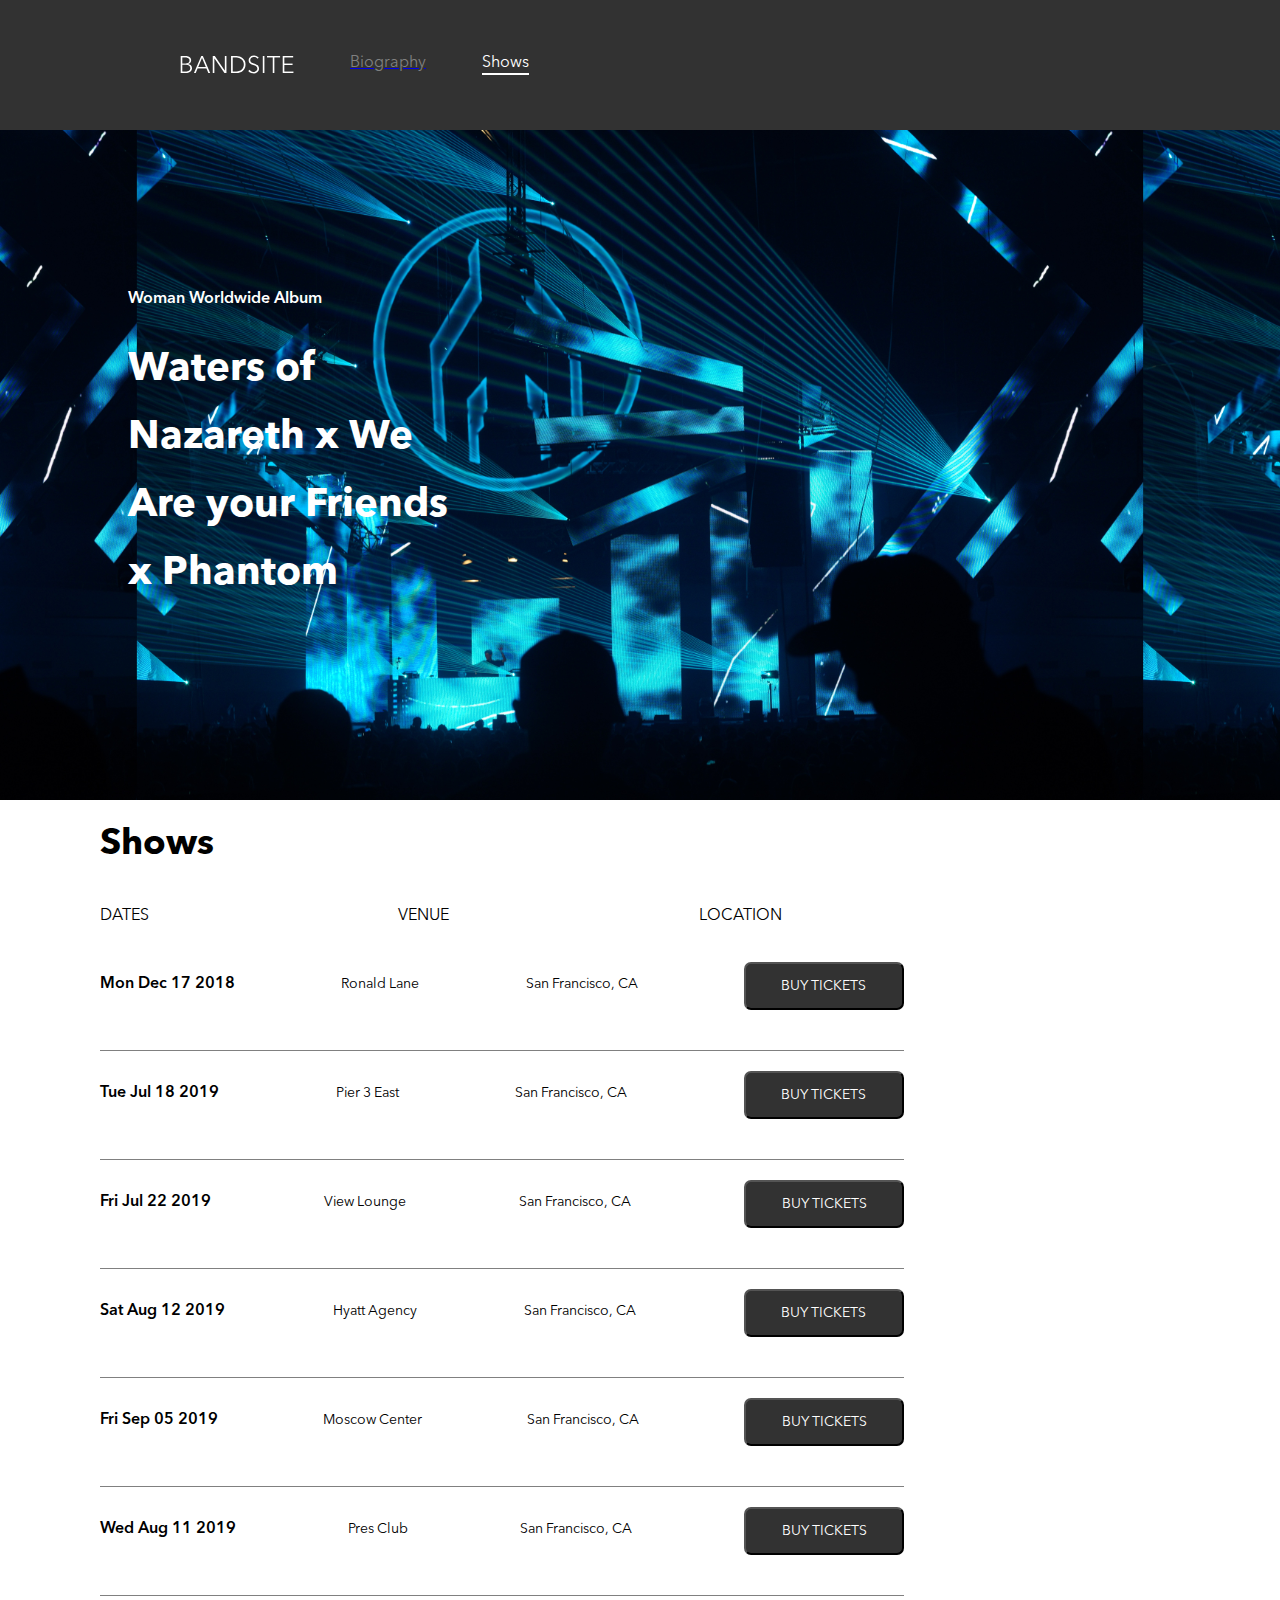
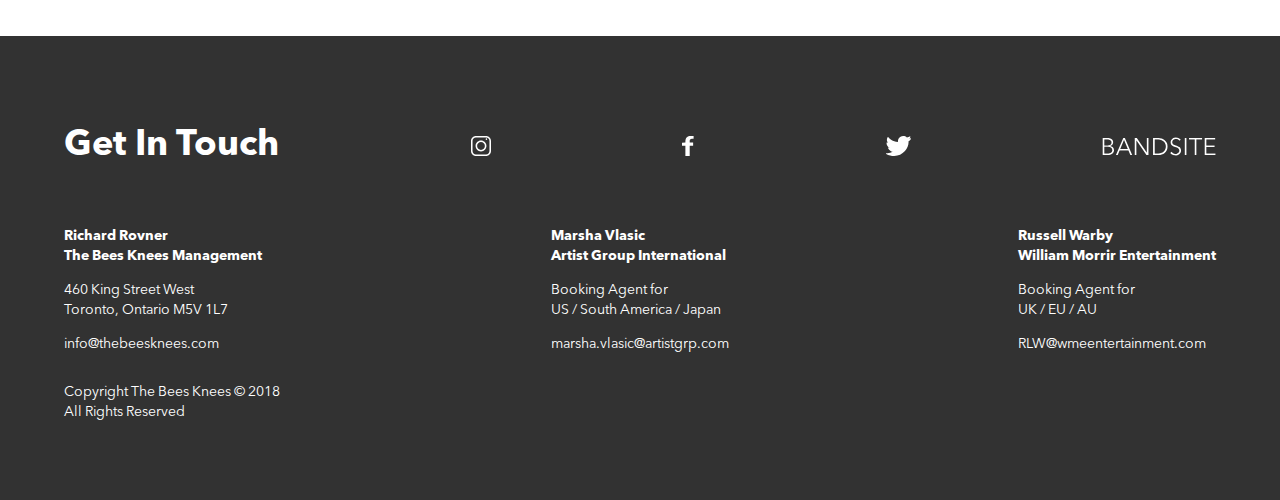
<file: sprint-2/second-page/shows.html>
<!DOCTYPE html>
<html lang="en">
<head>
    <meta charset="UTF-8">
    <meta name="viewport" content="width=device-width, initial-scale=1.0">
    <meta http-equiv="X-UA-Compatible" content="ie=edge">
    <title>Bandsite-Shows</title>
    <link rel="stylesheet" type="text/css" href="../styles/main.css" />
    <link rel="stylesheet" type="text/css" href="../styles/shows.css" />
</head>
<body>
    <div class="main">
        <nav class="main__nav-bar">
            <div class="main__logo-list-container main__logo-list-container-shows">
                <div class="main__header-org">
                    <a class="main__logo-link" href="../index.html">
                        <img class="main__logo" src="../assets/Logo/Logo-bandsite.svg" alt="logo bandsite">
                    </a>
                </div>
            
                <div class="main__nav-bar-list">
                    <a href="../index.html">
                        <p class="main__nav-bar-list-item main__nav-bar-item-opacity">Biography</p>
                    </a>
                    <p class="main__nav-bar-list-item main__bio-border">Shows</p>
                </div>
            </div>
          
            <div class="main__hero-shows">
                <h3 class="main__hero-desc">Woman Worldwide Album</h3>
                <div class="main__hero-container-shows">
                    <h1 class="main__hero-title-shows">Waters of<br>Nazareth x We<br>Are your Friends<br>x Phantom</h1>
                    <iframe class="main__music" scrolling="no" frameborder="no" allow="autoplay" src="https://w.soundcloud.com/player/?url=https%3A//api.soundcloud.com/tracks/448937793&color=%23ff5500&auto_play=false&hide_related=false&show_comments=true&show_user=true&show_reposts=false&show_teaser=true"></iframe>
                </div>
            </div>
        </nav>

        <div class="main__shows-wrap">
            <h1 class="main__shows-title">Shows</h1>

            <div class="main__category-head-shows">
                <p>DATES</p>
                <p>VENUE</p>
                <p>LOCATION</p>
                <p></p>
                <p></p>
            </div>
            
            <div class="main__show">
                <h3 class="main__date-title main__h-three-font">DATE</h3>
                <h2 class="main__date">Mon Dec 17 2018</h2>
                <h3 class="main__venue-title main__h-three-font">VENUE</h3>
                <p class="main__venue main__p-font">Ronald Lane</p>
                <h3 class="main__location-title main__h-three-font">LOCATION</h3>
                <p class="main__location main__p-font">San Francisco, CA</p>
                <button class="main__tickets main__p-font">BUY TICKETS</button>
            </div>

            <div class="main__show">
                <h3 class="main__date-title main__h-three-font">DATE</h3>
                <h2 class="main__date">Tue Jul 18 2019</h2>
                <h3 class="main__venue-title main__h-three-font">VENUE</h3>
                <p class="main__venue main__p-font">Pier 3 East</p>
                <h3 class="main__location-title main__h-three-font">LOCATION</h3>
                <p class="main__location main__p-font">San Francisco, CA</p>
                <button class="main__tickets main__p-font">BUY TICKETS</button>
            </div>

            <div class="main__show">
                <h3 class="main__date-title main__h-three-font">DATE</h3>
                <h2 class="main__date">Fri Jul 22 2019</h2>
                <h3 class="main__venue-title main__h-three-font">VENUE</h3>
                <p class="main__venue main__p-font">View Lounge</p>
                <h3 class="main__location-title main__h-three-font">LOCATION</h3>
                <p class="main__location main__p-font">San Francisco, CA</p>
                <button class="main__tickets main__p-font">BUY TICKETS</button>
            </div>

            <div class="main__show">
                <h3 class="main__date-title main__h-three-font">DATE</h3>
                <h2 class="main__date">Sat Aug 12 2019</h2>
                <h3 class="main__venue-title main__h-three-font">VENUE</h3>
                <p class="main__venue main__p-font">Hyatt Agency</p>
                <h3 class="main__location-title main__h-three-font">LOCATION</h3>
                <p class="main__location main__p-font">San Francisco, CA</p>
                <button class="main__tickets main__p-font">BUY TICKETS</button>
            </div>

            <div class="main__show">
                <h3 class="main__date-title main__h-three-font">DATE</h3>
                <h2 class="main__date">Fri Sep 05 2019</h2>
                <h3 class="main__venue-title main__h-three-font">VENUE</h3>
                <p class="main__venue main__p-font">Moscow Center</p>
                <h3 class="main__location-title main__h-three-font">LOCATION</h3>
                <p class="main__location main__p-font">San Francisco, CA</p>
                <button class="main__tickets main__p-font">BUY TICKETS</button>
            </div>

            <div class="main__show">
                <h3 class="main__date-title main__h-three-font">DATE</h3>
                <h2 class="main__date">Wed Aug 11 2019</h2>
                <h3 class="main__venue-title main__h-three-font">VENUE</h3>
                <p class="main__venue main__p-font">Pres Club</p>
                <h3 class="main__location-title main__h-three-font">LOCATION</h3>
                <p class="main__location main__p-font">San Francisco, CA</p>
                <button class="main__tickets main__p-font">BUY TICKETS</button>
            </div>
        </div>

        <footer class="main__footer main__shows-footer">
            <div class="main__footer-first-section">
                <h1 class="main__footer-header">Get In Touch</h1>
                <img class="main__footer-icon-padding" src="../assets/Icons/SVG/Icon-instagram.svg" alt="Instagram icon">
                <img class="main__footer-icon-padding" src="../assets/Icons/SVG/Icon-facebook.svg" alt="Facebook icon">
                <img class="main__footer-icon-padding" src="../assets/Icons/SVG/Icon-twitter.svg" alt="Twitter icon">
                <img class="main__footer-logo" src="../assets/Logo/Logo-bandsite.svg" alt="logo bandsite">
            </div>
               
            <div class="main__footer-info-holder">
                <div class="main__footer-second-section">
                    <div>
                        <p class="main__footer-contact-names">Richard Rovner<br>The Bees Knees Management</p>
                        <p>460 King Street West<br>Toronto, Ontario M5V 1L7</p>
                        <p>info@thebeesknees.com</p>
                    </div>
                    <div>
                        <p class="main__footer-contact-names">Marsha Vlasic<br>Artist Group International</p>
                        <p>Booking Agent for<br>US / South America / Japan</p>
                        <p>marsha.vlasic@artistgrp.com</p>
                    </div>
                    <div>
                        <p class="main__footer-contact-names">Russell Warby<br>William Morrir Entertainment</p>
                        <p>Booking Agent for<br>UK / EU / AU</p>
                        <p>RLW@wmeentertainment.com</p>
                    </div>
                </div>
                        <p>Copyright The Bees Knees &copy; 2018<br>All Rights Reserved</p>
            </div>
        </footer>
    </div>
</body>
</html>
</file>
<file: sprint-1/styles/main.css>
@font-face {
  font-family: "Avenir-Regular";
  src: url("../assets/Fonts/Linotype - AvenirNextLTPro-Regular.otf") format("opentype");
}

@font-face {
  font-family: "Avenir-Bold";
  src: url("../assets/Fonts/Linotype - AvenirNextLTPro-Bold.otf") format("opentype");
}

@font-face {
  font-family: "Avenir-Demi";
  src: url("../assets/Fonts/Linotype - AvenirNextLTPro-Demi.otf") format("opentype");
}

* {
  font-family: "Avenir-Regular";
}

.main__nav-bar {
  background-color: #323232;
}

@media screen and (max-width: 425px) {
  .main__nav-bar {
    display: -webkit-box;
    display: -ms-flexbox;
    display: flex;
    -webkit-box-orient: vertical;
    -webkit-box-direction: normal;
        -ms-flex-direction: column;
            flex-direction: column;
  }
}

@media screen and (min-width: 426px) and (max-width: 768px) {
  .main__nav-bar {
    display: -webkit-box;
    display: -ms-flexbox;
    display: flex;
    -webkit-box-orient: vertical;
    -webkit-box-direction: normal;
        -ms-flex-direction: column;
            flex-direction: column;
  }
}

@media screen and (min-width: 426px) and (max-width: 768px) {
  .main__logo-list-container {
    display: -webkit-box;
    display: -ms-flexbox;
    display: flex;
    -webkit-box-align: center;
        -ms-flex-align: center;
            align-items: center;
  }
}

@media screen and (min-width: 769px) {
  .main__logo-list-container {
    display: -webkit-box;
    display: -ms-flexbox;
    display: flex;
    -webkit-box-align: center;
        -ms-flex-align: center;
            align-items: center;
    height: 80px;
  }
}

@media screen and (min-width: 426px) and (max-width: 768px) {
  .main__header-org {
    display: -webkit-box;
    display: -ms-flexbox;
    display: flex;
    -webkit-box-align: center;
        -ms-flex-align: center;
            align-items: center;
    padding: 20px;
    height: 80px;
  }
}

@media screen and (min-width: 769px) {
  .main__header-org {
    display: -webkit-box;
    display: -ms-flexbox;
    display: flex;
    -webkit-box-align: center;
        -ms-flex-align: center;
            align-items: center;
    margin-left: 180px;
    margin-top: 50px;
  }
}

@media screen and (max-width: 425px) {
  .main__logo-link {
    display: -webkit-box;
    display: -ms-flexbox;
    display: flex;
    -webkit-box-align: center;
        -ms-flex-align: center;
            align-items: center;
    padding: 5%;
    -webkit-box-pack: center;
        -ms-flex-pack: center;
            justify-content: center;
  }
}

.main__logo {
  padding-top: 5%;
}

.main__nav-bar-list {
  display: -webkit-box;
  display: -ms-flexbox;
  display: flex;
}

@media screen and (max-width: 425px) {
  .main__nav-bar-list {
    -ms-flex-pack: distribute;
        justify-content: space-around;
    -webkit-box-align: center;
        -ms-flex-align: center;
            align-items: center;
    font-size: 14px;
  }
}

@media screen and (min-width: 426px) and (max-width: 768px) {
  .main__nav-bar-list {
    font-size: 16px;
  }
}

@media screen and (min-width: 769px) {
  .main__nav-bar-list {
    font-size: 16px;
  }
}

.main__nav-bar-list-item {
  color: white;
}

@media screen and (min-width: 426px) and (max-width: 768px) {
  .main__nav-bar-list-item {
    margin-left: 20px;
  }
}

@media screen and (min-width: 769px) {
  .main__nav-bar-list-item {
    margin-left: 56px;
    margin-top: 65px;
  }
}

.main__bio-border {
  border-bottom: 2px solid white;
}

.main__hero {
  background-image: url(../assets/Images/hero-bandsite.jpg);
  background-size: cover;
  background-position: center;
}

@media screen and (min-width: 426px) and (max-width: 768px) {
  .main__hero {
    height: 400px;
  }
}

@media screen and (min-width: 769px) {
  .main__hero {
    height: 670px;
  }
}

.main__hero-title {
  color: white;
  background-color: rgba(50, 50, 50, 0.5);
  font-family: "Avenir-Bold";
}

@media screen and (max-width: 425px) {
  .main__hero-title {
    font-size: 24px;
    line-height: 32px;
    padding: 10% 5%;
  }
}

@media screen and (min-width: 426px) and (max-width: 768px) {
  .main__hero-title {
    font-size: 60px;
    line-height: 68px;
    padding: 15% 5%;
  }
}

@media screen and (min-width: 769px) {
  .main__hero-title {
    font-size: 60px;
    line-height: 68px;
    padding: 20% 10%;
  }
}

.main__wrap {
  padding: 32px 16px;
}

@media screen and (max-width: 425px) {
  .main__wrap {
    display: -webkit-box;
    display: -ms-flexbox;
    display: flex;
    -webkit-box-pack: center;
        -ms-flex-pack: center;
            justify-content: center;
    -ms-flex-wrap: wrap;
        flex-wrap: wrap;
  }
}

@media screen and (min-width: 769px) {
  .main__wrap {
    padding: 32px 142px;
  }
}

.main__info-title {
  font-family: "Avenir-Bold";
}

@media screen and (max-width: 425px) {
  .main__info-title {
    font-size: 24px;
    line-height: 32px;
  }
}

@media screen and (min-width: 426px) and (max-width: 768px) {
  .main__info-title {
    font-size: 36px;
    line-height: 44px;
  }
}

@media screen and (min-width: 769px) {
  .main__info-title {
    font-size: 36px;
    line-height: 44px;
  }
}

@media screen and (max-width: 425px) {
  .main__bio-image {
    width: 288px;
    height: 145px;
  }
}

@media screen and (min-width: 426px) and (max-width: 768px) {
  .main__bio-image {
    width: 90%;
    height: 10%;
  }
}

@media screen and (min-width: 769px) {
  .main__bio-image {
    width: 95%;
    height: 15%;
  }
}

.main__info-quote {
  font-family: "Avenir-Demi";
}

@media screen and (max-width: 425px) {
  .main__info-quote {
    font-size: 14px;
    line-height: 22px;
  }
}

@media screen and (min-width: 426px) and (max-width: 768px) {
  .main__info-quote {
    font-size: 24px;
    line-height: 32px;
  }
}

@media screen and (min-width: 769px) {
  .main__info-quote {
    font-size: 24px;
    line-height: 32px;
  }
}

.main__info-quote-person {
  font-family: "Avenir-Demi";
}

@media screen and (max-width: 425px) {
  .main__info-quote-person {
    font-size: 14px;
    line-height: 22px;
  }
}

@media screen and (min-width: 426px) and (max-width: 768px) {
  .main__info-quote-person {
    font-size: 24px;
    line-height: 32px;
  }
}

@media screen and (min-width: 769px) {
  .main__info-quote-person {
    font-size: 24px;
    line-height: 32px;
  }
}

.main__info-bio-title {
  font-family: "Avenir-Demi";
}

@media screen and (max-width: 425px) {
  .main__info-bio-title {
    font-size: 14px;
    line-height: 22px;
  }
}

@media screen and (min-width: 426px) and (max-width: 768px) {
  .main__info-bio-title {
    font-size: 24px;
    line-height: 32px;
  }
}

@media screen and (min-width: 769px) {
  .main__info-bio-title {
    font-size: 24px;
    line-height: 32px;
  }
}

@media screen and (min-width: 426px) and (max-width: 768px) {
  .main__para-location {
    display: -webkit-box;
    display: -ms-flexbox;
    display: flex;
  }
}

@media screen and (min-width: 769px) {
  .main__para-location {
    display: -webkit-box;
    display: -ms-flexbox;
    display: flex;
  }
}

@media screen and (min-width: 426px) and (max-width: 768px) {
  .main__info-bio-one {
    margin-right: 24px;
  }
}

@media screen and (min-width: 769px) {
  .main__info-bio-one {
    margin-right: 24px;
  }
}

@media screen and (max-width: 425px) {
  .main__para-size {
    font-size: 13px;
    line-height: 18px;
  }
}

@media screen and (min-width: 426px) and (max-width: 768px) {
  .main__para-size {
    font-size: 14px;
    line-height: 22px;
  }
}

@media screen and (min-width: 769px) {
  .main__para-size {
    font-size: 14px;
    line-height: 22px;
  }
}

.main__gallery {
  display: -webkit-box;
  display: -ms-flexbox;
  display: flex;
}

@media screen and (max-width: 425px) {
  .main__gallery {
    -webkit-box-orient: vertical;
    -webkit-box-direction: normal;
        -ms-flex-direction: column;
            flex-direction: column;
  }
}

@media screen and (min-width: 426px) and (max-width: 768px) {
  .main__gallery {
    -ms-flex-wrap: wrap;
        flex-wrap: wrap;
    -webkit-box-pack: justify;
        -ms-flex-pack: justify;
            justify-content: space-between;
  }
}

@media screen and (min-width: 769px) {
  .main__gallery {
    -ms-flex-wrap: wrap;
        flex-wrap: wrap;
    -webkit-box-pack: justify;
        -ms-flex-pack: justify;
            justify-content: space-between;
  }
}

.main__gallery-title {
  font-family: "Avenir-Bold";
}

@media screen and (max-width: 425px) {
  .main__gallery-title {
    font-size: 24px;
    line-height: 32px;
  }
}

@media screen and (min-width: 426px) and (max-width: 768px) {
  .main__gallery-title {
    font-size: 36px;
    line-height: 44px;
    margin-left: 32px;
  }
}

@media screen and (min-width: 769px) {
  .main__gallery-title {
    font-size: 36px;
    line-height: 44px;
  }
}

.main__gallery-image {
  display: -webkit-box;
  display: -ms-flexbox;
  display: flex;
  -webkit-box-orient: vertical;
  -webkit-box-direction: normal;
      -ms-flex-direction: column;
          flex-direction: column;
}

@media screen and (max-width: 425px) {
  .main__gallery-image {
    width: 288px;
    height: 162px;
    margin-bottom: 16px;
  }
}

@media screen and (min-width: 426px) and (max-width: 768px) {
  .main__gallery-image {
    width: 26%;
    margin: 24px;
  }
}

@media screen and (min-width: 769px) {
  .main__gallery-image {
    width: 26%;
    margin: 24px;
  }
}

.main__footer {
  background-color: #323232;
  color: white;
  padding: 5%;
}

@media screen and (min-width: 426px) and (max-width: 768px) {
  .main__footer-first-section {
    display: -webkit-box;
    display: -ms-flexbox;
    display: flex;
    -webkit-box-pack: justify;
        -ms-flex-pack: justify;
            justify-content: space-between;
    -webkit-box-align: center;
        -ms-flex-align: center;
            align-items: center;
    margin-bottom: 20px;
  }
}

@media screen and (min-width: 769px) {
  .main__footer-first-section {
    display: -webkit-box;
    display: -ms-flexbox;
    display: flex;
    -webkit-box-pack: justify;
        -ms-flex-pack: justify;
            justify-content: space-between;
    -webkit-box-align: center;
        -ms-flex-align: center;
            align-items: center;
    margin-bottom: 20px;
  }
}

.main__footer-header {
  font-family: "Avenir-Bold";
}

@media screen and (max-width: 425px) {
  .main__footer-header {
    font-size: 24px;
    line-height: 32px;
  }
}

@media screen and (min-width: 426px) and (max-width: 768px) {
  .main__footer-header {
    display: -webkit-box;
    display: -ms-flexbox;
    display: flex;
    margin: 0;
    font-size: 36px;
    line-height: 44px;
  }
}

@media screen and (min-width: 769px) {
  .main__footer-header {
    font-size: 36px;
    line-height: 44px;
  }
}

@media screen and (max-width: 425px) {
  .main__footer-icon-padding {
    padding-left: 6%;
  }
}

@media screen and (max-width: 425px) {
  .main__footer-logo {
    display: none;
  }
}

@media screen and (max-width: 425px) {
  .main__footer-info-holder {
    font-size: 13px;
    line-height: 18px;
  }
}

@media screen and (min-width: 426px) and (max-width: 768px) {
  .main__footer-info-holder {
    font-size: 14px;
    line-height: 20px;
  }
}

@media screen and (min-width: 769px) {
  .main__footer-info-holder {
    font-size: 14px;
    line-height: 20px;
  }
}

@media screen and (min-width: 426px) and (max-width: 768px) {
  .main__footer-second-section {
    display: -webkit-box;
    display: -ms-flexbox;
    display: flex;
    -webkit-box-pack: justify;
        -ms-flex-pack: justify;
            justify-content: space-between;
  }
}

@media screen and (min-width: 769px) {
  .main__footer-second-section {
    display: -webkit-box;
    display: -ms-flexbox;
    display: flex;
    -webkit-box-pack: justify;
        -ms-flex-pack: justify;
            justify-content: space-between;
  }
}

.main__footer-contact-names {
  font-family: "Avenir-Bold";
}
/*# sourceMappingURL=main.css.map */
</file>
<file: sprint-2/styles/main.css>
@font-face {
  font-family: "Avenir-Regular";
  src: url("../assets/Fonts/Linotype - AvenirNextLTPro-Regular.otf") format("opentype");
}

@font-face {
  font-family: "Avenir-Bold";
  src: url("../assets/Fonts/Linotype - AvenirNextLTPro-Bold.otf") format("opentype");
}

@font-face {
  font-family: "Avenir-Demi";
  src: url("../assets/Fonts/Linotype - AvenirNextLTPro-Demi.otf") format("opentype");
}

* {
  font-family: "Avenir-Regular";
}

body {
  margin: 0;
}

.main__nav-bar {
  background-color: #323232;
}

@media screen and (max-width: 425px) {
  .main__nav-bar {
    display: -webkit-box;
    display: -ms-flexbox;
    display: flex;
    -webkit-box-orient: vertical;
    -webkit-box-direction: normal;
        -ms-flex-direction: column;
            flex-direction: column;
  }
}

@media screen and (min-width: 426px) and (max-width: 768px) {
  .main__nav-bar {
    display: -webkit-box;
    display: -ms-flexbox;
    display: flex;
    -webkit-box-orient: vertical;
    -webkit-box-direction: normal;
        -ms-flex-direction: column;
            flex-direction: column;
  }
}

@media screen and (min-width: 426px) and (max-width: 768px) {
  .main__logo-list-container {
    display: -webkit-box;
    display: -ms-flexbox;
    display: flex;
    -webkit-box-align: center;
        -ms-flex-align: center;
            align-items: center;
  }
}

@media screen and (min-width: 769px) {
  .main__logo-list-container {
    display: -webkit-box;
    display: -ms-flexbox;
    display: flex;
    -webkit-box-align: center;
        -ms-flex-align: center;
            align-items: center;
    height: 80px;
  }
}

@media screen and (min-width: 426px) and (max-width: 768px) {
  .main__header-org {
    display: -webkit-box;
    display: -ms-flexbox;
    display: flex;
    -webkit-box-align: center;
        -ms-flex-align: center;
            align-items: center;
    padding: 20px;
    height: 80px;
  }
}

@media screen and (min-width: 769px) {
  .main__header-org {
    display: -webkit-box;
    display: -ms-flexbox;
    display: flex;
    -webkit-box-align: center;
        -ms-flex-align: center;
            align-items: center;
    margin-left: 180px;
    margin-top: 50px;
  }
}

@media screen and (max-width: 425px) {
  .main__logo-link {
    display: -webkit-box;
    display: -ms-flexbox;
    display: flex;
    -webkit-box-align: center;
        -ms-flex-align: center;
            align-items: center;
    padding: 5%;
    -webkit-box-pack: center;
        -ms-flex-pack: center;
            justify-content: center;
  }
}

.main__logo {
  padding-top: 5%;
}

.main__nav-bar-list {
  display: -webkit-box;
  display: -ms-flexbox;
  display: flex;
}

@media screen and (max-width: 425px) {
  .main__nav-bar-list {
    -ms-flex-pack: distribute;
        justify-content: space-around;
    -webkit-box-align: center;
        -ms-flex-align: center;
            align-items: center;
    font-size: 14px;
  }
}

@media screen and (min-width: 426px) and (max-width: 768px) {
  .main__nav-bar-list {
    font-size: 16px;
  }
}

@media screen and (min-width: 769px) {
  .main__nav-bar-list {
    font-size: 16px;
  }
}

.main__nav-bar-list-item {
  color: white;
}

@media screen and (min-width: 426px) and (max-width: 768px) {
  .main__nav-bar-list-item {
    margin-left: 20px;
  }
}

@media screen and (min-width: 769px) {
  .main__nav-bar-list-item {
    margin-left: 56px;
    margin-top: 65px;
  }
}

.main__bio-border {
  border-bottom: 2px solid white;
}

.main__nav-bar-item-opacity {
  color: grey;
}

.main__hero {
  background-image: url(../assets/Images/hero-bandsite.jpg);
  background-size: contain;
  background-position: center;
}

@media screen and (min-width: 426px) and (max-width: 768px) {
  .main__hero {
    height: 400px;
  }
}

@media screen and (min-width: 769px) {
  .main__hero {
    height: 670px;
  }
}

.main__hero-title {
  color: white;
  font-family: "Avenir-Bold";
}

@media screen and (max-width: 425px) {
  .main__hero-title {
    font-size: 24px;
    line-height: 32px;
    padding: 10% 5%;
  }
}

@media screen and (min-width: 426px) and (max-width: 768px) {
  .main__hero-title {
    font-size: 60px;
    line-height: 68px;
    padding: 15% 5%;
  }
}

@media screen and (min-width: 769px) {
  .main__hero-title {
    font-size: 60px;
    line-height: 68px;
    padding: 20% 10%;
  }
}

.main__wrap {
  padding: 32px;
}

@media screen and (max-width: 425px) {
  .main__wrap {
    display: -webkit-box;
    display: -ms-flexbox;
    display: flex;
    -webkit-box-pack: center;
        -ms-flex-pack: center;
            justify-content: center;
    -ms-flex-wrap: wrap;
        flex-wrap: wrap;
  }
}

@media screen and (min-width: 769px) {
  .main__wrap {
    padding: 32px 142px;
  }
}

.main__info-title {
  font-family: "Avenir-Bold";
}

@media screen and (max-width: 425px) {
  .main__info-title {
    font-size: 24px;
    line-height: 32px;
  }
}

@media screen and (min-width: 426px) and (max-width: 768px) {
  .main__info-title {
    font-size: 36px;
    line-height: 44px;
  }
}

@media screen and (min-width: 769px) {
  .main__info-title {
    font-size: 36px;
    line-height: 44px;
  }
}

@media screen and (max-width: 425px) {
  .main__bio-image {
    width: 288px;
    height: 162px;
  }
}

@media screen and (min-width: 426px) and (max-width: 768px) {
  .main__bio-image {
    width: 90%;
    height: 10%;
  }
}

@media screen and (min-width: 769px) {
  .main__bio-image {
    width: 95%;
    height: 15%;
  }
}

.main__info-quote {
  font-family: "Avenir-Demi";
}

@media screen and (max-width: 425px) {
  .main__info-quote {
    font-size: 14px;
    line-height: 22px;
  }
}

@media screen and (min-width: 426px) and (max-width: 768px) {
  .main__info-quote {
    font-size: 24px;
    line-height: 32px;
  }
}

@media screen and (min-width: 769px) {
  .main__info-quote {
    font-size: 24px;
    line-height: 32px;
  }
}

.main__info-quote-person {
  font-family: "Avenir-Demi";
}

@media screen and (max-width: 425px) {
  .main__info-quote-person {
    font-size: 14px;
    line-height: 22px;
  }
}

@media screen and (min-width: 426px) and (max-width: 768px) {
  .main__info-quote-person {
    font-size: 24px;
    line-height: 32px;
  }
}

@media screen and (min-width: 769px) {
  .main__info-quote-person {
    font-size: 24px;
    line-height: 32px;
  }
}

.main__info-bio-title {
  font-family: "Avenir-Demi";
}

@media screen and (max-width: 425px) {
  .main__info-bio-title {
    font-size: 14px;
    line-height: 22px;
  }
}

@media screen and (min-width: 426px) and (max-width: 768px) {
  .main__info-bio-title {
    font-size: 24px;
    line-height: 32px;
  }
}

@media screen and (min-width: 769px) {
  .main__info-bio-title {
    font-size: 24px;
    line-height: 32px;
  }
}

@media screen and (min-width: 426px) and (max-width: 768px) {
  .main__para-location {
    display: -webkit-box;
    display: -ms-flexbox;
    display: flex;
  }
}

@media screen and (min-width: 769px) {
  .main__para-location {
    display: -webkit-box;
    display: -ms-flexbox;
    display: flex;
  }
}

@media screen and (min-width: 426px) and (max-width: 768px) {
  .main__info-bio-one {
    margin-right: 24px;
  }
}

@media screen and (min-width: 769px) {
  .main__info-bio-one {
    margin-right: 24px;
  }
}

@media screen and (max-width: 425px) {
  .main__para-size {
    font-size: 13px;
    line-height: 18px;
  }
}

@media screen and (min-width: 426px) and (max-width: 768px) {
  .main__para-size {
    font-size: 14px;
    line-height: 22px;
  }
}

@media screen and (min-width: 769px) {
  .main__para-size {
    font-size: 14px;
    line-height: 22px;
  }
}

.main__gallery {
  display: -webkit-box;
  display: -ms-flexbox;
  display: flex;
}

@media screen and (max-width: 425px) {
  .main__gallery {
    -webkit-box-orient: vertical;
    -webkit-box-direction: normal;
        -ms-flex-direction: column;
            flex-direction: column;
  }
}

@media screen and (min-width: 426px) and (max-width: 768px) {
  .main__gallery {
    -ms-flex-wrap: wrap;
        flex-wrap: wrap;
    -webkit-box-pack: justify;
        -ms-flex-pack: justify;
            justify-content: space-between;
  }
}

@media screen and (min-width: 769px) {
  .main__gallery {
    -ms-flex-wrap: wrap;
        flex-wrap: wrap;
    -webkit-box-pack: justify;
        -ms-flex-pack: justify;
            justify-content: space-between;
  }
}

.main__gallery-title {
  font-family: "Avenir-Bold";
}

@media screen and (max-width: 425px) {
  .main__gallery-title {
    font-size: 24px;
    line-height: 32px;
  }
}

@media screen and (min-width: 426px) and (max-width: 768px) {
  .main__gallery-title {
    font-size: 36px;
    line-height: 44px;
    margin-left: 32px;
  }
}

@media screen and (min-width: 769px) {
  .main__gallery-title {
    font-size: 36px;
    line-height: 44px;
  }
}

.main__gallery-image {
  display: -webkit-box;
  display: -ms-flexbox;
  display: flex;
  -webkit-box-orient: vertical;
  -webkit-box-direction: normal;
      -ms-flex-direction: column;
          flex-direction: column;
}

@media screen and (max-width: 425px) {
  .main__gallery-image {
    width: 288px;
    height: 162px;
    margin-bottom: 16px;
  }
}

@media screen and (min-width: 426px) and (max-width: 768px) {
  .main__gallery-image {
    width: 26%;
    margin: 24px;
  }
}

@media screen and (min-width: 769px) {
  .main__gallery-image {
    width: 26%;
    margin: 24px;
  }
}

@media screen and (max-width: 425px) {
  .main__form-wrap {
    margin-left: 16px;
  }
}

.main__comment-title {
  font-family: "Avenir-Bold";
}

@media screen and (max-width: 425px) {
  .main__comment-title {
    margin-left: 16px;
    font-size: 24px;
    line-height: 32px;
  }
}

@media screen and (min-width: 426px) and (max-width: 768px) {
  .main__comment-title {
    font-size: 36px;
    line-height: 44px;
    margin-left: 32px;
  }
}

@media screen and (min-width: 769px) {
  .main__comment-title {
    font-size: 36px;
    line-height: 44px;
    margin-left: 143px;
  }
}

.main__form {
  display: -webkit-box;
  display: -ms-flexbox;
  display: flex;
}

@media screen and (min-width: 769px) {
  .main__form {
    margin-left: 90px;
  }
}

@media screen and (max-width: 425px) {
  .main__form-image {
    margin-left: 16px;
    width: 40px;
    height: 40px;
    border-radius: 50%;
  }
}

@media screen and (min-width: 426px) and (max-width: 768px) {
  .main__form-image {
    margin-left: 140px;
    width: 48px;
    height: 48px;
    border-radius: 50%;
    padding-top: 10px;
  }
}

@media screen and (min-width: 769px) {
  .main__form-image {
    margin-left: 140px;
    width: 48px;
    height: 48px;
    border-radius: 50%;
    padding-top: 10px;
  }
}

@media screen and (max-width: 425px) {
  .main__name-comment-holder {
    display: -webkit-box;
    display: -ms-flexbox;
    display: flex;
    -webkit-box-orient: vertical;
    -webkit-box-direction: normal;
        -ms-flex-direction: column;
            flex-direction: column;
    padding-left: 10px;
  }
}

@media screen and (min-width: 426px) and (max-width: 768px) {
  .main__name-comment-holder {
    display: -webkit-box;
    display: -ms-flexbox;
    display: flex;
    -webkit-box-orient: vertical;
    -webkit-box-direction: normal;
        -ms-flex-direction: column;
            flex-direction: column;
    padding-left: 20px;
  }
}

@media screen and (min-width: 769px) {
  .main__name-comment-holder {
    display: -webkit-box;
    display: -ms-flexbox;
    display: flex;
    -webkit-box-orient: vertical;
    -webkit-box-direction: normal;
        -ms-flex-direction: column;
            flex-direction: column;
    padding-left: 20px;
  }
}

@media screen and (max-width: 425px) {
  .main__form-name {
    margin-bottom: 20px;
    width: 224px;
    border: 1px solid black;
    border-radius: 4px;
  }
}

@media screen and (min-width: 426px) and (max-width: 768px) {
  .main__form-name {
    margin-bottom: 24px;
    padding-left: 16px;
    width: 460px;
    height: 48px;
    border: 2px solid black;
    border-radius: 4px;
  }
}

@media screen and (min-width: 769px) {
  .main__form-name {
    margin-bottom: 24px;
    padding-left: 16px;
    width: 460px;
    height: 48px;
    border: 2px solid black;
    border-radius: 4px;
  }
}

@media screen and (max-width: 425px) {
  .main__form-comment {
    width: 224px;
    border: 1px solid black;
    border-radius: 4px;
  }
}

@media screen and (min-width: 426px) and (max-width: 768px) {
  .main__form-comment {
    width: 460px;
    height: 96px;
    border: 1px solid black;
    border-radius: 4px;
    padding-left: 16px;
  }
}

@media screen and (min-width: 769px) {
  .main__form-comment {
    width: 460px;
    height: 96px;
    border: 1px solid black;
    border-radius: 4px;
    padding-left: 16px;
  }
}

@media screen and (max-width: 425px) {
  .main__form-button {
    margin-top: 10px;
    width: 228px;
    border: 1px solid black;
    border-radius: 4px;
    color: white;
    background-color: #323232;
  }
}

@media screen and (min-width: 426px) and (max-width: 768px) {
  .main__form-button {
    margin-top: 24px;
    width: 160px;
    height: 48px;
    border: 1px solid black;
    border-radius: 4px;
    color: white;
    background-color: #323232;
    -ms-flex-item-align: end;
        align-self: flex-end;
  }
}

@media screen and (min-width: 769px) {
  .main__form-button {
    margin-top: 24px;
    width: 160px;
    height: 48px;
    border: 1px solid black;
    border-radius: 4px;
    color: white;
    background-color: #323232;
    -ms-flex-item-align: end;
        align-self: flex-end;
  }
}

.main__new-comments {
  margin-top: 32px;
}

@media screen and (max-width: 425px) {
  .main__comment-container {
    display: -webkit-box;
    display: -ms-flexbox;
    display: flex;
    margin: 24px 16px;
    border-top: 1px solid #323232;
    padding-top: 24px;
  }
}

@media screen and (min-width: 426px) and (max-width: 768px) {
  .main__comment-container {
    display: -webkit-box;
    display: -ms-flexbox;
    display: flex;
    margin-left: 0;
    padding-top: 24px;
  }
}

@media screen and (min-width: 769px) {
  .main__comment-container {
    display: -webkit-box;
    display: -ms-flexbox;
    display: flex;
    margin-left: 0;
    padding-top: 24px;
  }
}

@media screen and (max-width: 425px) {
  .main__comment {
    padding-left: 10px;
  }
}

@media screen and (max-width: 425px) {
  .main__comment-one-container {
    width: 88%;
    display: -webkit-box;
    display: -ms-flexbox;
    display: flex;
    -webkit-box-pack: justify;
        -ms-flex-pack: justify;
            justify-content: space-between;
  }
}

@media screen and (min-width: 426px) and (max-width: 768px) {
  .main__comment-one-container {
    width: 88%;
    padding-left: 20px;
    display: -webkit-box;
    display: -ms-flexbox;
    display: flex;
    border-top: 1px solid #323232;
  }
}

@media screen and (min-width: 769px) {
  .main__comment-one-container {
    width: 88%;
    padding-left: 20px;
    display: -webkit-box;
    display: -ms-flexbox;
    display: flex;
    border-top: 1px solid #323232;
  }
}

@media screen and (min-width: 426px) and (max-width: 768px) {
  .main__comment-comment {
    padding-left: 20px;
  }
}

@media screen and (min-width: 769px) {
  .main__comment-comment {
    padding-left: 20px;
  }
}

.main__footer {
  background-color: #323232;
  color: white;
  padding: 5%;
}

@media screen and (min-width: 426px) and (max-width: 768px) {
  .main__footer {
    margin-top: 40px;
  }
}

@media screen and (min-width: 769px) {
  .main__footer {
    margin-top: 40px;
  }
}

@media screen and (min-width: 426px) and (max-width: 768px) {
  .main__footer-first-section {
    display: -webkit-box;
    display: -ms-flexbox;
    display: flex;
    -webkit-box-pack: justify;
        -ms-flex-pack: justify;
            justify-content: space-between;
    -webkit-box-align: center;
        -ms-flex-align: center;
            align-items: center;
    margin-bottom: 20px;
  }
}

@media screen and (min-width: 769px) {
  .main__footer-first-section {
    display: -webkit-box;
    display: -ms-flexbox;
    display: flex;
    -webkit-box-pack: justify;
        -ms-flex-pack: justify;
            justify-content: space-between;
    -webkit-box-align: center;
        -ms-flex-align: center;
            align-items: center;
    margin-bottom: 20px;
  }
}

.main__footer-header {
  font-family: "Avenir-Bold";
}

@media screen and (max-width: 425px) {
  .main__footer-header {
    font-size: 24px;
    line-height: 32px;
  }
}

@media screen and (min-width: 426px) and (max-width: 768px) {
  .main__footer-header {
    display: -webkit-box;
    display: -ms-flexbox;
    display: flex;
    margin: 0;
    font-size: 36px;
    line-height: 44px;
  }
}

@media screen and (min-width: 769px) {
  .main__footer-header {
    font-size: 36px;
    line-height: 44px;
  }
}

@media screen and (max-width: 425px) {
  .main__footer-icon-padding {
    padding-left: 6%;
  }
}

@media screen and (max-width: 425px) {
  .main__footer-logo {
    display: none;
  }
}

@media screen and (max-width: 425px) {
  .main__footer-info-holder {
    font-size: 13px;
    line-height: 18px;
  }
}

@media screen and (min-width: 426px) and (max-width: 768px) {
  .main__footer-info-holder {
    font-size: 14px;
    line-height: 20px;
  }
}

@media screen and (min-width: 769px) {
  .main__footer-info-holder {
    font-size: 14px;
    line-height: 20px;
  }
}

@media screen and (min-width: 426px) and (max-width: 768px) {
  .main__footer-second-section {
    display: -webkit-box;
    display: -ms-flexbox;
    display: flex;
    -webkit-box-pack: justify;
        -ms-flex-pack: justify;
            justify-content: space-between;
  }
}

@media screen and (min-width: 769px) {
  .main__footer-second-section {
    display: -webkit-box;
    display: -ms-flexbox;
    display: flex;
    -webkit-box-pack: justify;
        -ms-flex-pack: justify;
            justify-content: space-between;
  }
}

.main__footer-contact-names {
  font-family: "Avenir-Bold";
}
/*# sourceMappingURL=main.css.map */
</file>
<file: sprint-2/styles/shows.css>
@font-face {
  font-family: "Avenir-Regular";
  src: url("../assets/Fonts/Linotype - AvenirNextLTPro-Regular.otf") format("opentype");
}

@font-face {
  font-family: "Avenir-Bold";
  src: url("../assets/Fonts/Linotype - AvenirNextLTPro-Bold.otf") format("opentype");
}

@font-face {
  font-family: "Avenir-Demi";
  src: url("../assets/Fonts/Linotype - AvenirNextLTPro-Demi.otf") format("opentype");
}

* {
  font-family: "Avenir-Regular";
}

@media screen and (max-width: 425px) {
  .main__nav-bar {
    height: 472px;
  }
}

@media screen and (min-width: 769px) {
  .main__logo-list-container-shows {
    display: -webkit-box;
    display: -ms-flexbox;
    display: flex;
    -webkit-box-align: center;
        -ms-flex-align: center;
            align-items: center;
    height: 80px;
    padding-bottom: 50px;
  }
}

.main__hero-shows {
  background-image: url(../assets/Images/shows-hero.jpg);
  background-size: auto 100%;
  background-position: center;
  display: -webkit-box;
  display: -ms-flexbox;
  display: flex;
  -webkit-box-orient: vertical;
  -webkit-box-direction: normal;
      -ms-flex-direction: column;
          flex-direction: column;
}

@media screen and (min-width: 426px) and (max-width: 768px) {
  .main__hero-shows {
    height: 670px;
    -webkit-box-sizing: border-box;
            box-sizing: border-box;
    margin: 0;
    padding: 0;
  }
}

@media screen and (min-width: 769px) {
  .main__hero-shows {
    height: 670px;
  }
}

.main__hero-desc {
  color: white;
}

@media screen and (max-width: 425px) {
  .main__hero-desc {
    padding: 5%;
    margin-bottom: 0;
  }
}

@media screen and (min-width: 426px) and (max-width: 768px) {
  .main__hero-desc {
    margin-top: 30px;
    padding: 0;
    font-size: 16px;
    font-family: "Avenir-Demi";
    padding-left: 5%;
  }
}

@media screen and (min-width: 769px) {
  .main__hero-desc {
    margin-top: 160px;
    margin-bottom: 0;
    padding-left: 10%;
    font-size: 16px;
    font-family: "Avenir-Demi";
  }
}

@media screen and (min-width: 769px) {
  .main__hero-container-shows {
    display: -webkit-box;
    display: -ms-flexbox;
    display: flex;
    -webkit-box-pack: justify;
        -ms-flex-pack: justify;
            justify-content: space-between;
    -webkit-box-align: center;
        -ms-flex-align: center;
            align-items: center;
  }
}

.main__hero-title-shows {
  color: white;
  font-family: "Avenir-Bold";
}

@media screen and (max-width: 425px) {
  .main__hero-title-shows {
    font-size: 24px;
    line-height: 32px;
    padding: 5%;
    margin-top: 0;
  }
}

@media screen and (min-width: 426px) and (max-width: 768px) {
  .main__hero-title-shows {
    font-size: 40px;
    width: 50%;
    line-height: 68px;
    padding: 5%;
  }
}

@media screen and (min-width: 769px) {
  .main__hero-title-shows {
    font-size: 40px;
    line-height: 68px;
    padding-left: 10%;
  }
}

@media screen and (max-width: 425px) {
  .main__music {
    width: 90%;
    margin-left: 12px;
    margin-bottom: 30px;
  }
}

@media screen and (min-width: 426px) and (max-width: 768px) {
  .main__music {
    width: 50%;
    margin-left: 32px;
  }
}

@media screen and (min-width: 769px) {
  .main__music {
    width: 436px;
    height: 146px;
    margin-right: 100px;
  }
}

@media screen and (max-width: 425px) {
  .main__shows-wrap {
    display: -webkit-box;
    display: -ms-flexbox;
    display: flex;
    -ms-flex-wrap: wrap;
        flex-wrap: wrap;
    -webkit-box-orient: vertical;
    -webkit-box-direction: normal;
        -ms-flex-direction: column;
            flex-direction: column;
    margin: 70px 16px 20px;
  }
}

@media screen and (min-width: 769px) {
  .main__shows-wrap {
    display: -webkit-box;
    display: -ms-flexbox;
    display: flex;
    -webkit-box-orient: vertical;
    -webkit-box-direction: normal;
        -ms-flex-direction: column;
            flex-direction: column;
    -webkit-box-pack: justify;
        -ms-flex-pack: justify;
            justify-content: space-between;
  }
}

@media screen and (max-width: 425px) {
  .main__shows-title {
    font-size: 24px;
    font-family: "Avenir-Bold";
  }
}

@media screen and (min-width: 426px) and (max-width: 768px) {
  .main__shows-title {
    font-size: 36px;
    font-family: "Avenir-Bold";
    margin-left: 20px;
  }
}

@media screen and (min-width: 769px) {
  .main__shows-title {
    font-size: 36px;
    font-family: "Avenir-Bold";
    margin-left: 100px;
  }
}

.main__category-head-shows {
  display: -webkit-box;
  display: -ms-flexbox;
  display: flex;
  -webkit-box-pack: justify;
      -ms-flex-pack: justify;
          justify-content: space-between;
  margin-left: 24px;
}

@media screen and (max-width: 425px) {
  .main__category-head-shows {
    display: none;
  }
}

@media screen and (min-width: 769px) {
  .main__category-head-shows {
    margin-left: 100px;
  }
}

@media screen and (max-width: 425px) {
  .main__show {
    border-bottom: 1px solid grey;
    margin-right: 16px;
    margin-left: 16px;
  }
}

@media screen and (min-width: 426px) and (max-width: 768px) {
  .main__show {
    display: -webkit-box;
    display: -ms-flexbox;
    display: flex;
    -webkit-box-pack: justify;
        -ms-flex-pack: justify;
            justify-content: space-between;
    margin-left: 24px;
    border-bottom: 1px solid grey;
    padding: 20px 0;
  }
}

@media screen and (min-width: 769px) {
  .main__show {
    display: -webkit-box;
    display: -ms-flexbox;
    display: flex;
    -webkit-box-pack: justify;
        -ms-flex-pack: justify;
            justify-content: space-between;
    margin-left: 100px;
    border-bottom: 1px solid grey;
    padding: 20px 0;
    width: 804px;
  }
}

@media screen and (min-width: 426px) and (max-width: 768px) {
  .main__venue {
    text-align: center;
  }
}

@media screen and (max-width: 425px) {
  .main__h-three-font {
    font-size: 14px;
    font-family: "Avenir-Demi";
  }
}

@media screen and (min-width: 426px) and (max-width: 768px) {
  .main__h-three-font {
    display: none;
  }
}

@media screen and (min-width: 769px) {
  .main__h-three-font {
    display: none;
  }
}

@media screen and (max-width: 425px) {
  .main__date {
    font-size: 14px;
    font-family: "Avenir-Demi";
  }
}

@media screen and (min-width: 426px) and (max-width: 768px) {
  .main__date {
    font-size: 16px;
    font-family: "Avenir-Demi";
  }
}

@media screen and (min-width: 769px) {
  .main__date {
    font-size: 16px;
    font-family: "Avenir-Demi";
  }
}

@media screen and (max-width: 425px) {
  .main__p-font {
    font-size: 13px;
  }
}

@media screen and (min-width: 426px) and (max-width: 768px) {
  .main__p-font {
    font-size: 14px;
  }
}

@media screen and (min-width: 769px) {
  .main__p-font {
    font-size: 14px;
  }
}

.main__tickets {
  background-color: #323232;
  color: white;
  border-radius: 7px;
}

@media screen and (max-width: 425px) {
  .main__tickets {
    width: 100%;
    margin-bottom: 16px;
  }
}

@media screen and (min-width: 426px) and (max-width: 768px) {
  .main__tickets {
    width: 20%;
    margin-right: 24px;
  }
}

@media screen and (min-width: 769px) {
  .main__tickets {
    width: 160px;
    height: 48px;
    margin-bottom: 20px;
  }
}

@media screen and (min-width: 426px) and (max-width: 768px) {
  .main__shows-footer {
    margin-top: 20px;
  }
}
/*# sourceMappingURL=shows.css.map */
</file>
